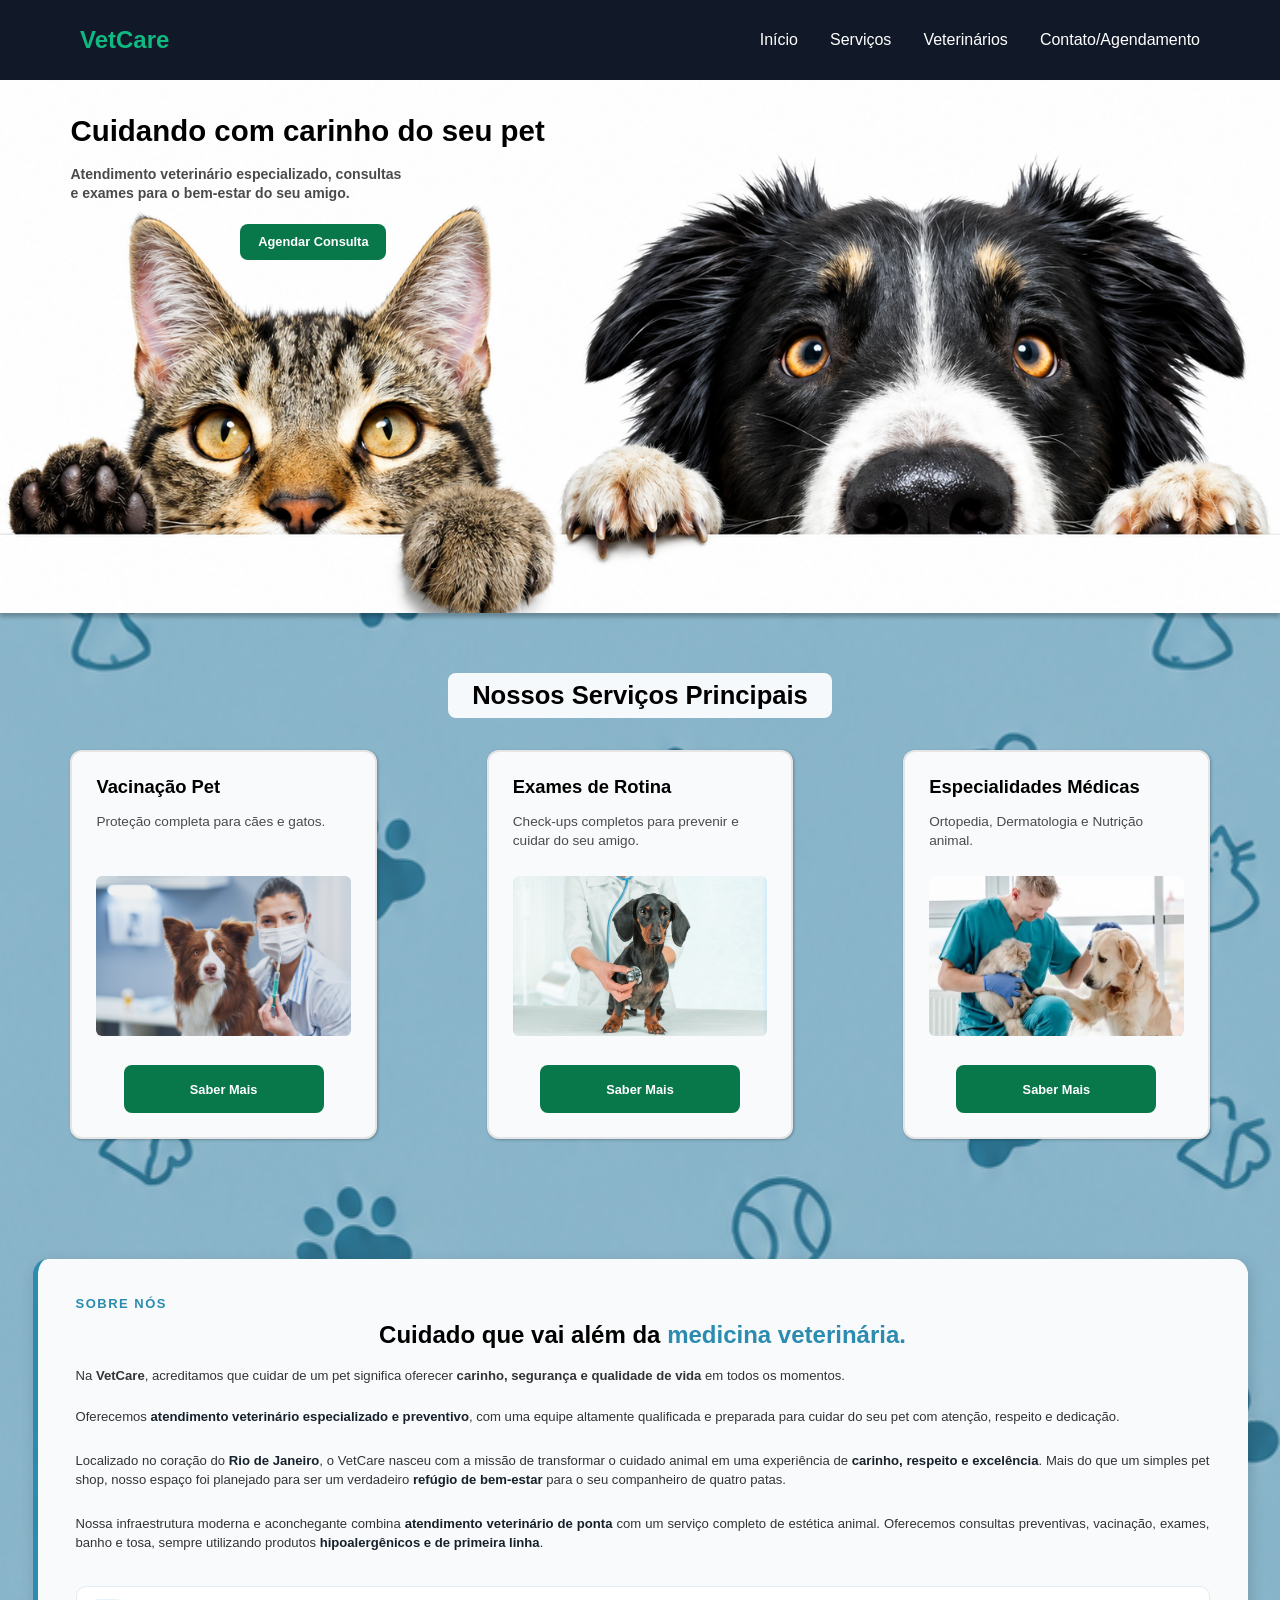
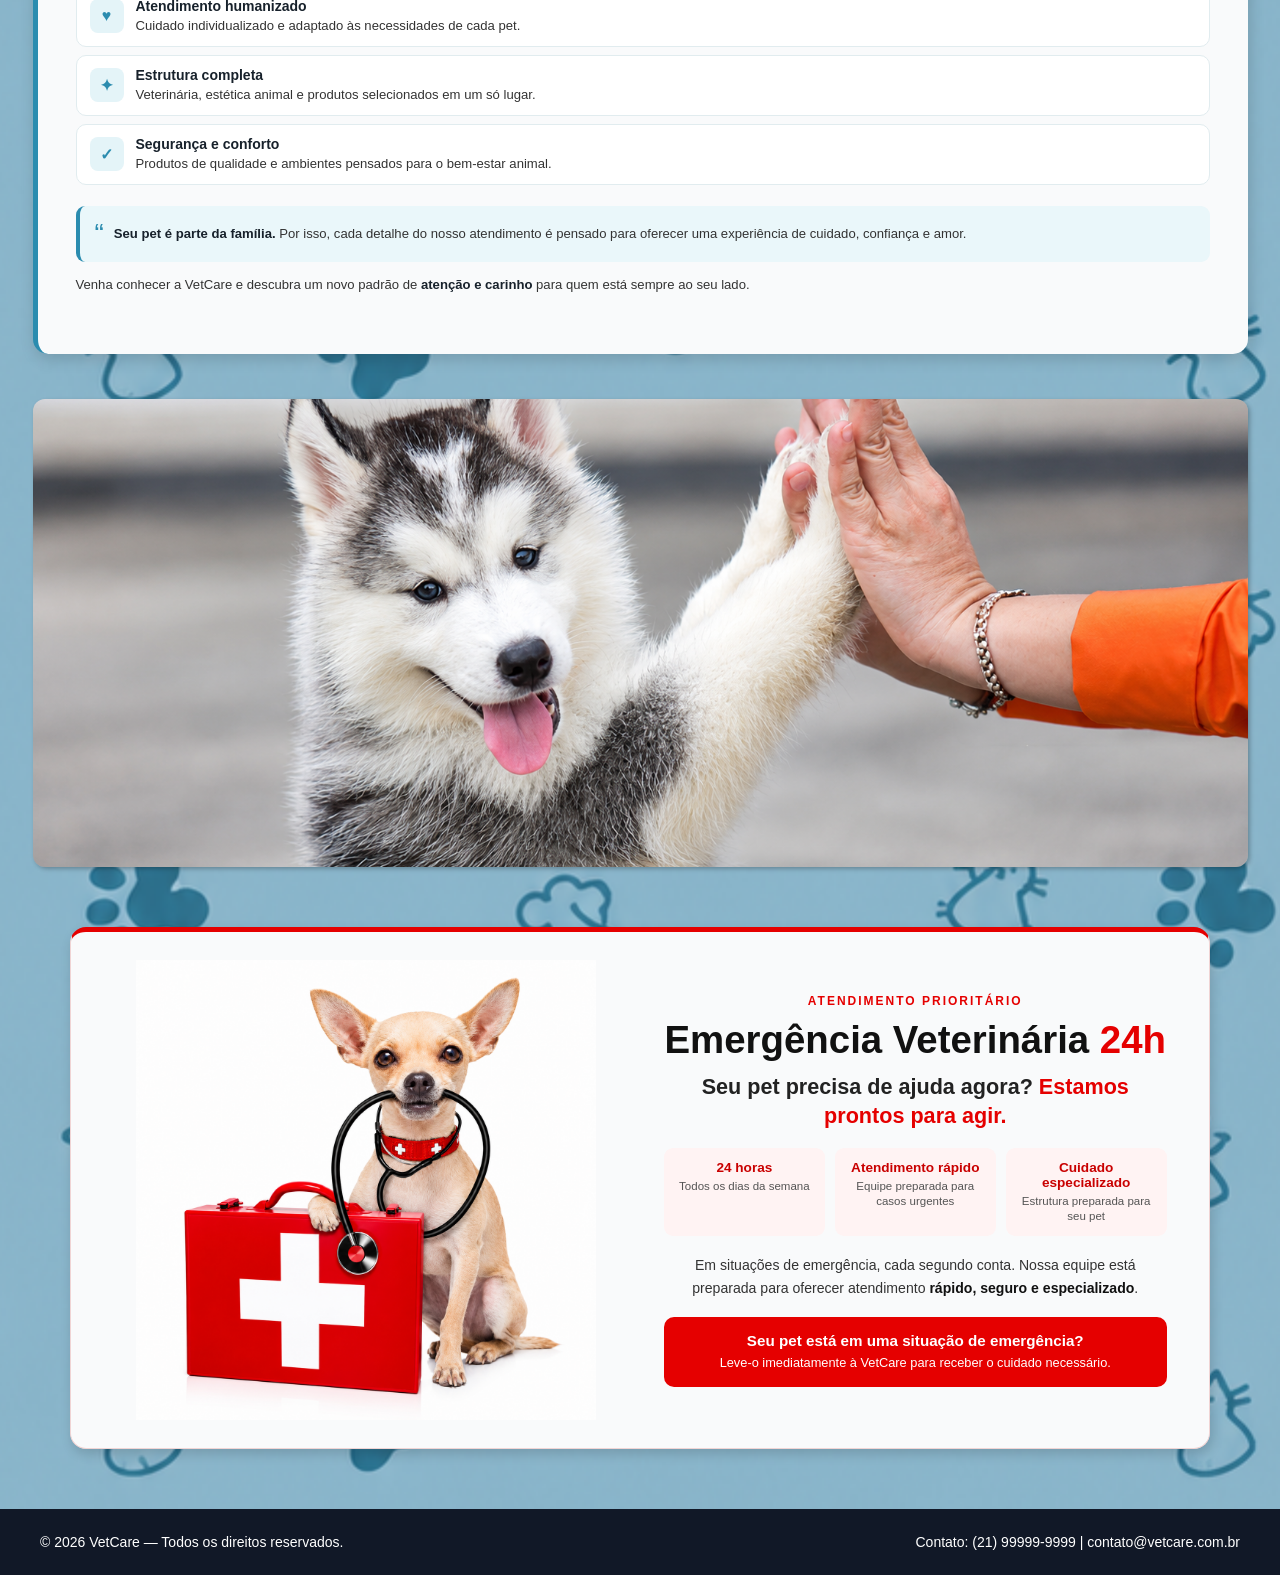
<file: index.html>
<!DOCTYPE html>
<html lang="pt-br">
<head>
    <meta charset="UTF-8">
    <meta name="viewport" content="width=device-width, initial-scale=1.0">
    <title>Clínica veterinária - VetCare</title>
    <link rel="shortcut icon" href="favicon/favicon.png" type="image/x-icon">
    <link rel="stylesheet" href="style/style.css">
    <link rel="stylesheet" href="style/index.css">
</head>
<body>
    <header class="header">
        <a href="#" class="logo">VetCare</a>

      <!-- Controle do Menu Hambúrguer -->
        <input type="checkbox" id="menu-toggle" class="menu-toggle" />
        <label for="menu-toggle" class="hamburger">
          <span></span>
          <span></span>
          <span></span>
        </label>

        <nav class="nav">
            <ul>
                <li><a href="index.html">Início</a></li>
                <li><a href="pages/servicos.html">Serviços</a></li>
                <li><a href="pages/veterinarios.html">Veterinários</a></li>
                <li><a href="pages/contatoAgendamento.html">Contato/Agendamento</a></li>
            </ul>
        </nav>
    </header>

    <section class="banner">
        <figure class="banner-image">
            <img src="imagens/banner.png" alt="Gato e cachorro apoiados em um balcão branco">
        </figure>

        <article class="banner-content">
            <h1>Cuidando com carinho do seu pet</h1>
            <p>Atendimento veterinário especializado, consultas <br> e exames para o bem-estar do seu amigo.</p>
            <a href="pages/contatoAgendamento.html" class="btn-primary">Agendar Consulta</a>
        </article>
    </section>

    <section class="services-section">
        <h2 class="services-title">Nossos Serviços Principais</h2>
  
  <ul class="services-list">
    <li class="service-card">
      <h3 class="service-card-title">Vacinação Pet</h3>
      <p class="service-card-desc">Proteção completa para cães e gatos.</p>
      <figure class="service-card-image">
        <img src="imagens/VacinacaoPet.jpg" alt="Vacinação Pet">
      </figure>
      <a href="pages/servicos.html" class="btn-card">Saber Mais</a>
    </li>

    <li class="service-card">
      <h3 class="service-card-title">Exames de Rotina</h3>
      <p class="service-card-desc">Check-ups completos para prevenir e cuidar do seu amigo.</p>
      <figure class="service-card-image">
        <img src="imagens/07.png" alt="Exames de Rotina">
      </figure>
      <a href="pages/servicos.html" class="btn-card">Saber Mais</a>
    </li>

    <li class="service-card">
      <h3 class="service-card-title">Especialidades Médicas</h3>
      <p class="service-card-desc">Ortopedia, Dermatologia e Nutrição animal.</p>
      <figure class="service-card-image">
        <img src="imagens/especialidade.avif" alt="Especialidades Médicas">
      </figure>
      <a href="pages/servicos.html" class="btn-card">Saber Mais</a>
    </li>       
  </ul>
</section>

<section class="about-section">

  <article class="about-card">

    <header class="about-header">
      <span class="about-label">SOBRE NÓS</span>

      <h2>
        Cuidado que vai além da
        <span>medicina veterinária.</span>
      </h2>

      <p class="about-intro">
        Na <strong>VetCare</strong>, acreditamos que cuidar de um pet
        significa oferecer <strong>carinho, segurança e qualidade de vida</strong>
        em todos os momentos.
      </p>
    </header>


    <section class="about-content">

      <p>
        Oferecemos
        <strong>atendimento veterinário especializado e preventivo</strong>,
        com uma equipe altamente qualificada e preparada para cuidar do seu pet
        com atenção, respeito e dedicação.
      </p>

      <p>
        Localizado no coração do <strong>Rio de Janeiro</strong>, o VetCare nasceu
        com a missão de transformar o cuidado animal em uma experiência de
        <strong>carinho, respeito e excelência</strong>. Mais do que um simples
        pet shop, nosso espaço foi planejado para ser um verdadeiro
        <strong>refúgio de bem-estar</strong> para o seu companheiro de quatro patas.
      </p>

      <p>
        Nossa infraestrutura moderna e aconchegante combina
        <strong>atendimento veterinário de ponta</strong> com um serviço completo
        de estética animal. Oferecemos consultas preventivas, vacinação,
        exames, banho e tosa, sempre utilizando produtos
        <strong>hipoalergênicos e de primeira linha</strong>.
      </p>


      <section class="about-features" aria-label="Diferenciais da VetCare">

        <article class="about-feature">

          <span class="feature-icon" aria-hidden="true">♥</span>

          <section>
            <h3>Atendimento humanizado</h3>

            <p>
              Cuidado individualizado e adaptado às necessidades de cada pet.
            </p>
          </section>

        </article>


        <article class="about-feature">

          <span class="feature-icon" aria-hidden="true">✦</span>

          <section>
            <h3>Estrutura completa</h3>

            <p>
              Veterinária, estética animal e produtos selecionados em um só lugar.
            </p>
          </section>

        </article>


        <article class="about-feature">

          <span class="feature-icon" aria-hidden="true">✓</span>

          <section>
            <h3>Segurança e conforto</h3>

            <p>
              Produtos de qualidade e ambientes pensados para o bem-estar animal.
            </p>
          </section>

        </article>

      </section>


      <aside class="about-highlight">

        <span class="highlight-icon" aria-hidden="true">“</span>

        <p>
          <strong>Seu pet é parte da família.</strong>
          Por isso, cada detalhe do nosso atendimento é pensado para oferecer
          uma experiência de cuidado, confiança e amor.
        </p>

      </aside>


      <footer class="about-final">

        <p>
          Venha conhecer a VetCare e descubra um novo padrão de
          <strong>atenção e carinho</strong> para quem está sempre ao seu lado.
        </p>

      </footer>

    </section>

  </article>


  <figure class="about-image">

    <img
      src="imagens/husky.png"
      alt="Filhote de Husky recebendo carinho durante atendimento veterinário"
    >
  </figure>

</section>

<section class="emergency-section">

  <article class="emergency-card">

    <figure class="emergency-image">
      <img src="imagens/atendimento.png" alt="Cãozinho representando atendimento veterinário de emergência">
    </figure>

    <section class="emergency-content">

      <header class="emergency-header">
        <span class="emergency-label">ATENDIMENTO PRIORITÁRIO</span>

        <h2 class="emergency-title">
          Emergência Veterinária <span>24h</span>
        </h2>

        <h3 class="emergency-subtitle">
          Seu pet precisa de ajuda agora?
          <strong>Estamos prontos para agir.</strong>
        </h3>
      </header>

      <ul class="emergency-info">
        <li>
          <strong>24 horas</strong>
          <span>Todos os dias da semana</span>
        </li>

        <li>
          <strong>Atendimento rápido</strong>
          <span>Equipe preparada para casos urgentes</span>
        </li>

        <li>
          <strong>Cuidado especializado</strong>
          <span>Estrutura preparada para seu pet</span>
        </li>
      </ul>

      <p class="emergency-desc">
        Em situações de emergência, cada segundo conta. Nossa equipe está
        preparada para oferecer atendimento <strong>rápido, seguro e especializado</strong>.
      </p>

      <aside class="emergency-alert">
        <strong>Seu pet está em uma situação de emergência?</strong>
        <span>Leve-o imediatamente à VetCare para receber o cuidado necessário.</span>
      </aside>

    </section>

  </article>

</section>

    

    <footer class="footer">
        <p class="footer-copy">© 2026 VetCare — Todos os direitos reservados.</p>
        <address class="footer-contact">
            Contato: <a href="tel:21999999999">(21) 99999-9999</a> | 
            <a href="mailto:contato@vetcare.com.br">contato@vetcare.com.br</a>
        </address>
    </footer>
</body>
</html>
</file>
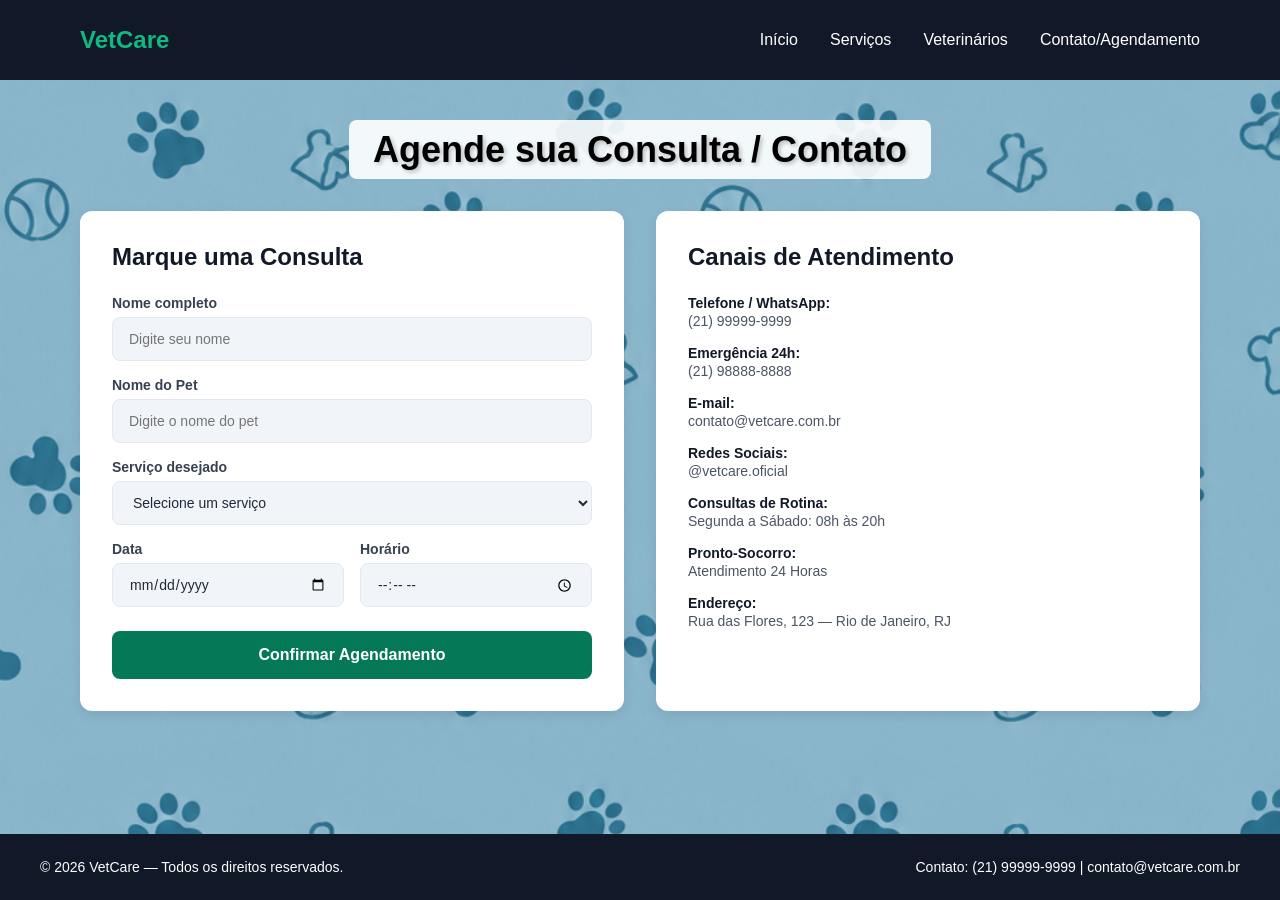
<file: pages/contatoAgendamento.html>
<!DOCTYPE html>
<html lang="pt-br">
<head>
    <meta charset="UTF-8">
    <meta name="viewport" content="width=device-width, initial-scale=1.0">
    <title>Clínica veterinária - VetCare</title>
    <link rel="shortcut icon" href="../favicon/favicon.png" type="image/x-icon">
    <link rel="stylesheet" href="../style/style.css">
    <link rel="stylesheet" href="../style/contatoAgendamento.css">
</head>
<body>
    <header class="header">
        <a href="#" class="logo">VetCare</a>

              <!-- Controle do Menu Hambúrguer -->
        <input type="checkbox" id="menu-toggle" class="menu-toggle" />
        <label for="menu-toggle" class="hamburger">
          <span></span>
          <span></span>
          <span></span>
        </label>

        <nav class="nav">
            <ul>
                <li><a href="../index.html">Início</a></li>
                <li><a href="servicos.html">Serviços</a></li>
                <li><a href="veterinarios.html">Veterinários</a></li>
                <li><a href="contatoAgendamento.html">Contato/Agendamento</a></li>
            </ul>
        </nav>
    </header>
    
    <main class="main-container">
        <h1 class="page-title">Agende sua Consulta / Contato</h1>

        <section class="content-wrapper">
            <!-- Card Esquerdo: Formulário de Agendamento -->
            <form class="card card-form" action="#" method="POST">
                <h2 class="card-title">Marque uma Consulta</h2>

                <label class="form-group">
                    <span class="label-text">Nome completo</span>
                    <input type="text" name="nome" placeholder="Digite seu nome" required>
                </label>

                <label class="form-group">
                    <span class="label-text">Nome do Pet</span>
                    <input type="text" name="pet" placeholder="Digite o nome do pet" required>
                </label>

                <label class="form-group">
                    <span class="label-text">Serviço desejado</span>
                    <select name="servico" required>
                        <option value="" disabled selected>Selecione um serviço</option>
                        <option value="consulta">Consulta de Rotina</option>
                        <option value="vacina">Vacinação</option>
                        <option value="exames">Exames Laboratoriais</option>
                        <option value="cirurgia">Centro Cirúrgico</option>
                    </select>
                </label>

                <fieldset class="form-row">
                    <label class="form-group">
                        <span class="label-text">Data</span>
                        <input type="date" name="data" required>
                    </label>

                    <label class="form-group">
                        <span class="label-text">Horário</span>
                        <input type="time" name="horario" required>
                    </label>
                </fieldset>

                <button type="submit" class="btn-submit">Confirmar Agendamento</button>
            </form>

            <!-- Card Direito: Canais de Atendimento -->
            <article class="card card-info">
                <h2 class="card-title">Canais de Atendimento</h2>

                <section class="info-group">
                    <h3>Telefone / WhatsApp:</h3>
                    <p><a href="#">(21) 99999-9999</a></p>
                </section>

                <section class="info-group">
                    <h3>Emergência 24h:</h3>
                    <p><a href="#">(21) 98888-8888</a></p>
                </section>

                <section class="info-group">
                    <h3>E-mail:</h3>
                    <p><a href="#">contato@vetcare.com.br</a></p>
                </section>

                <section class="info-group">
                    <h3>Redes Sociais:</h3>
                    <p><a href="#">@vetcare.oficial</a></p>
                </section>

                <section class="info-group">
                    <h3>Consultas de Rotina:</h3>
                    <p>Segunda a Sábado: 08h às 20h</p>
                </section>

                <section class="info-group">
                    <h3>Pronto-Socorro:</h3>
                    <p>Atendimento 24 Horas</p>
                </section>

                <address class="info-group">
                    <h3>Endereço:</h3>
                    <p>Rua das Flores, 123 — Rio de Janeiro, RJ</p>
                </address>
            </article>
        </section>
    </main>

    <footer class="footer">
        <p class="footer-copy">© 2026 VetCare — Todos os direitos reservados.</p>
        <address class="footer-contact">
            Contato: <a href="tel:21999999999">(21) 99999-9999</a> | 
            <a href="mailto:contato@vetcare.com.br">contato@vetcare.com.br</a>
        </address>
    </footer>
</body>
</html>
</file>
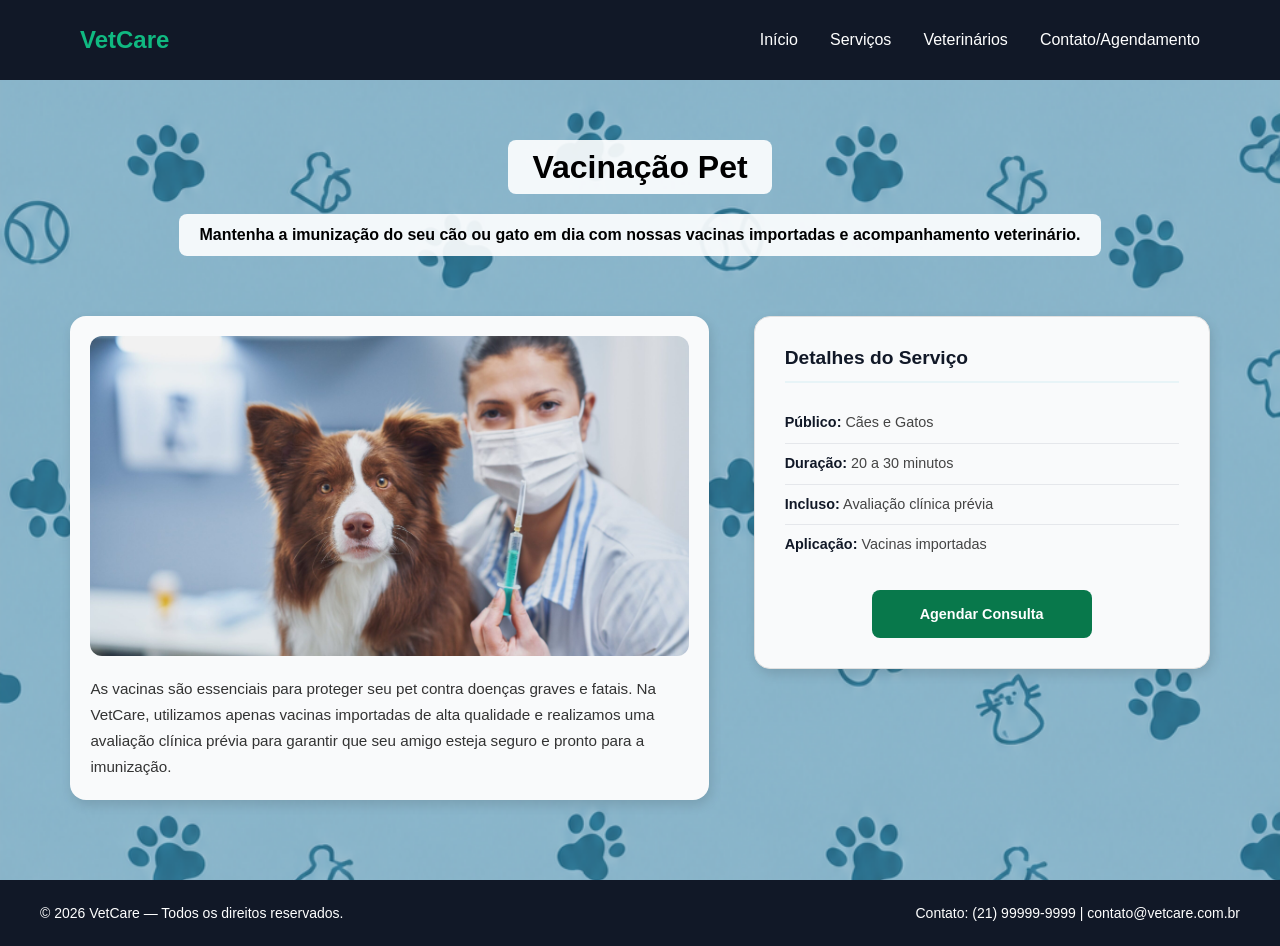
<file: pages/detalhesDeServico.html>
<!DOCTYPE html>
<html lang="pt-br">
<head>
    <meta charset="UTF-8">
    <meta name="viewport" content="width=device-width, initial-scale=1.0">
    <title>Clínica veterinária - VetCare</title>
    <link rel="shortcut icon" href="../favicon/favicon.png" type="image/x-icon">
    <link rel="stylesheet" href="../style/style.css">
    <link rel="stylesheet" href="../style/detalhesDeServico.css">
    <link href="https://fonts.googleapis.com/css2?family=Inter:wght@400;500;600;700&display=swap" rel="stylesheet">
</head>
<body>
    <header class="header">
        <a href="#" class="logo">VetCare</a>

              <!-- Controle do Menu Hambúrguer -->
        <input type="checkbox" id="menu-toggle" class="menu-toggle" />
        <label for="menu-toggle" class="hamburger">
          <span></span>
          <span></span>
          <span></span>
        </label>

        <nav class="nav">
            <ul>
                <li><a href="../index.html">Início</a></li>
                <li><a href="servicos.html">Serviços</a></li>
                <li><a href="veterinarios.html">Veterinários</a></li>
                <li><a href="contatoAgendamento.html">Contato/Agendamento</a></li>
            </ul>
        </nav>
    </header>

    <main class="main-content">
        <section class="servico-intro">
            <h1>Vacinação Pet</h1>
            <p>Mantenha a imunização do seu cão ou gato em dia com nossas vacinas importadas e acompanhamento veterinário.</p>
        </section>

        <!-- Bloco principal da imagem e descrição -->
        <article class="servico-main detalhe">
            <figure class="servico-imagem">
                <img src="../imagens/VacinacaoPet.jpg" alt="Veterinária preparando vacina para cão">
            </figure>
            <p class="servico-descricao">
                As vacinas são essenciais para proteger seu pet contra doenças graves e fatais. Na VetCare, utilizamos apenas vacinas importadas de alta qualidade e realizamos uma avaliação clínica prévia para garantir que seu amigo esteja seguro e pronto para a imunização.
            </p>
        </article>

        <!-- Card Lateral de Detalhes -->
        <aside class="card-detalhes detalhe">
            <h2>Detalhes do Serviço</h2>
            <ul>
                <li><strong>Público:</strong> Cães e Gatos</li>
                <li><strong>Duração:</strong> 20 a 30 minutos</li>
                <li><strong>Incluso:</strong> Avaliação clínica prévia</li>
                <li><strong>Aplicação:</strong> Vacinas importadas</li>
            </ul>
            <a href="contatoAgendamento.html" class="btn-agendar">Agendar Consulta</a>
        </aside>
    </main>
    

    <footer class="footer">
        <p class="footer-copy">© 2026 VetCare — Todos os direitos reservados.</p>
        <address class="footer-contact">
            Contato: <a href="tel:21999999999">(21) 99999-9999</a> | 
            <a href="mailto:contato@vetcare.com.br">contato@vetcare.com.br</a>
        </address>
    </footer>
</body>
</html>
</file>
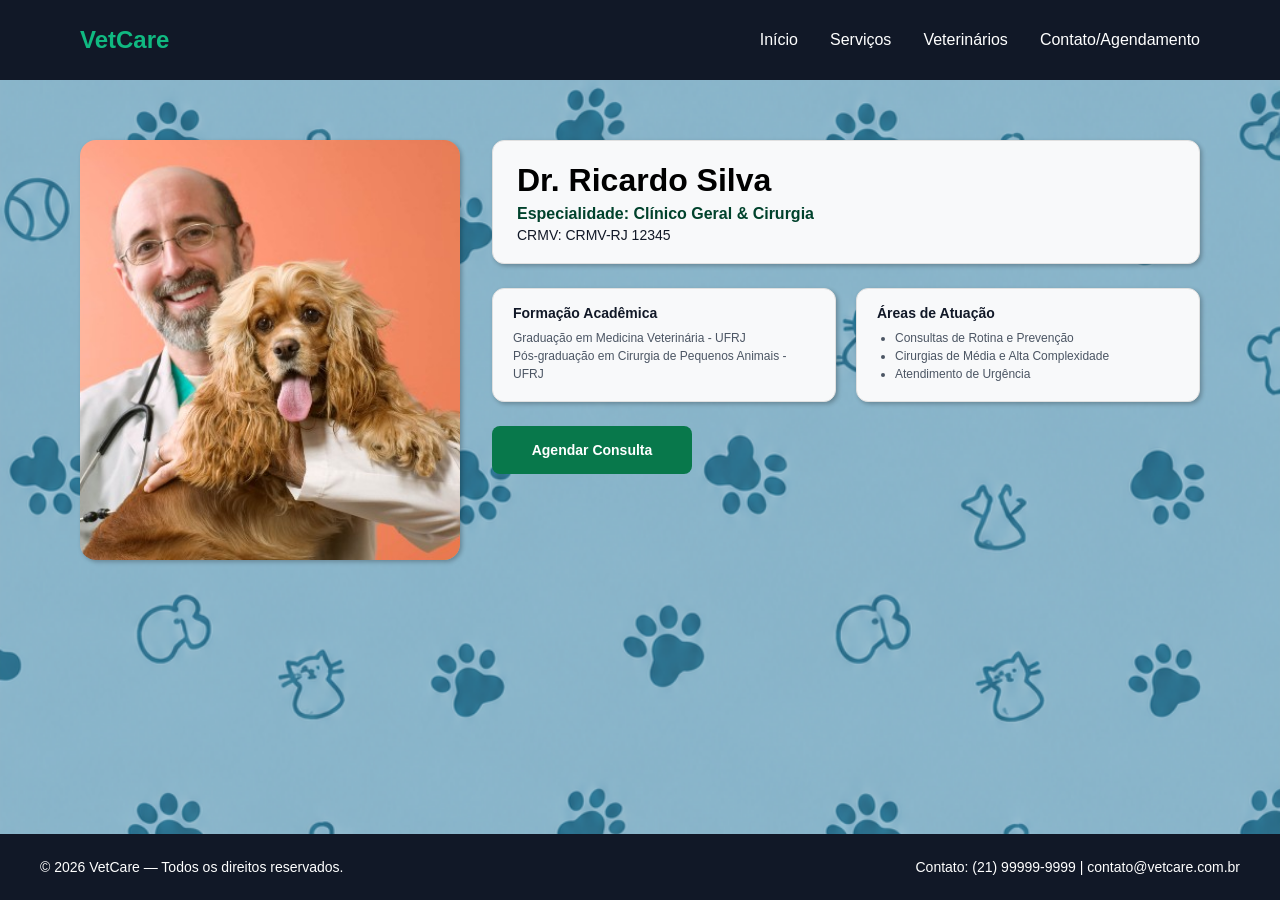
<file: pages/perfilDoVeterinario.html>
<!DOCTYPE html>
<html lang="pt-br">
<head>
    <meta charset="UTF-8">
    <meta name="viewport" content="width=device-width, initial-scale=1.0">
    <title>Clínica veterinária - VetCare</title>
    <link rel="shortcut icon" href="../favicon/favicon.png" type="image/x-icon">
    <link rel="stylesheet" href="../style/style.css">
    <link rel="stylesheet" href="../style/perfilDoVeterinario.css">
</head>
<body>
    <header class="header">
        <a href="#" class="logo">VetCare</a>

              <!-- Controle do Menu Hambúrguer -->
        <input type="checkbox" id="menu-toggle" class="menu-toggle" />
        <label for="menu-toggle" class="hamburger">
          <span></span>
          <span></span>
          <span></span>
        </label>

        <nav class="nav">
            <ul>
                <li><a href="../index.html">Início</a></li>
                <li><a href="servicos.html">Serviços</a></li>
                <li><a href="veterinarios.html">Veterinários</a></li>
                <li><a href="contatoAgendamento.html">Contato/Agendamento</a></li>
            </ul>
        </nav>
    </header>

    <main class="vet-profile-container">
        <figure class="vet-image-container detalhe">
            <img src="../imagens/03.jpg" alt="Dr. Ricardo Silva sorrindo ao lado de um cachorro" class="vet-image">
        </figure>

        <article class="vet-details">
            <section class="vet-header">
                <h1>Dr. Ricardo Silva</h1>
                <p class="vet-specialty">Especialidade: Clínico Geral & Cirurgia</p>
                <p class="vet-crmv">CRMV: CRMV-RJ 12345</p>
            </section>

            <section class="vet-info-grid">
                <article class="info-card detalhe">
                    <h2>Formação Acadêmica</h2>
                    <p>Graduação em Medicina Veterinária - UFRJ</p>
                    <p>Pós-graduação em Cirurgia de Pequenos Animais - UFRJ</p>
                </article>

                <article class="info-card detalhe">
                    <h2>Áreas de Atuação</h2>
                    <ul>
                        <li>Consultas de Rotina e Prevenção</li>
                        <li>Cirurgias de Média e Alta Complexidade</li>
                        <li>Atendimento de Urgência</li>
                    </ul>
                </article>
            </section>

            <a href="contatoAgendamento.html" class="btn-agendar">Agendar Consulta</a>
        </article>
    </main>


    <footer class="footer">
        <p class="footer-copy">© 2026 VetCare — Todos os direitos reservados.</p>
        <address class="footer-contact">
            Contato: <a href="tel:21999999999">(21) 99999-9999</a> | 
            <a href="mailto:contato@vetcare.com.br">contato@vetcare.com.br</a>
        </address>
    </footer>
</body>
</html>
</file>
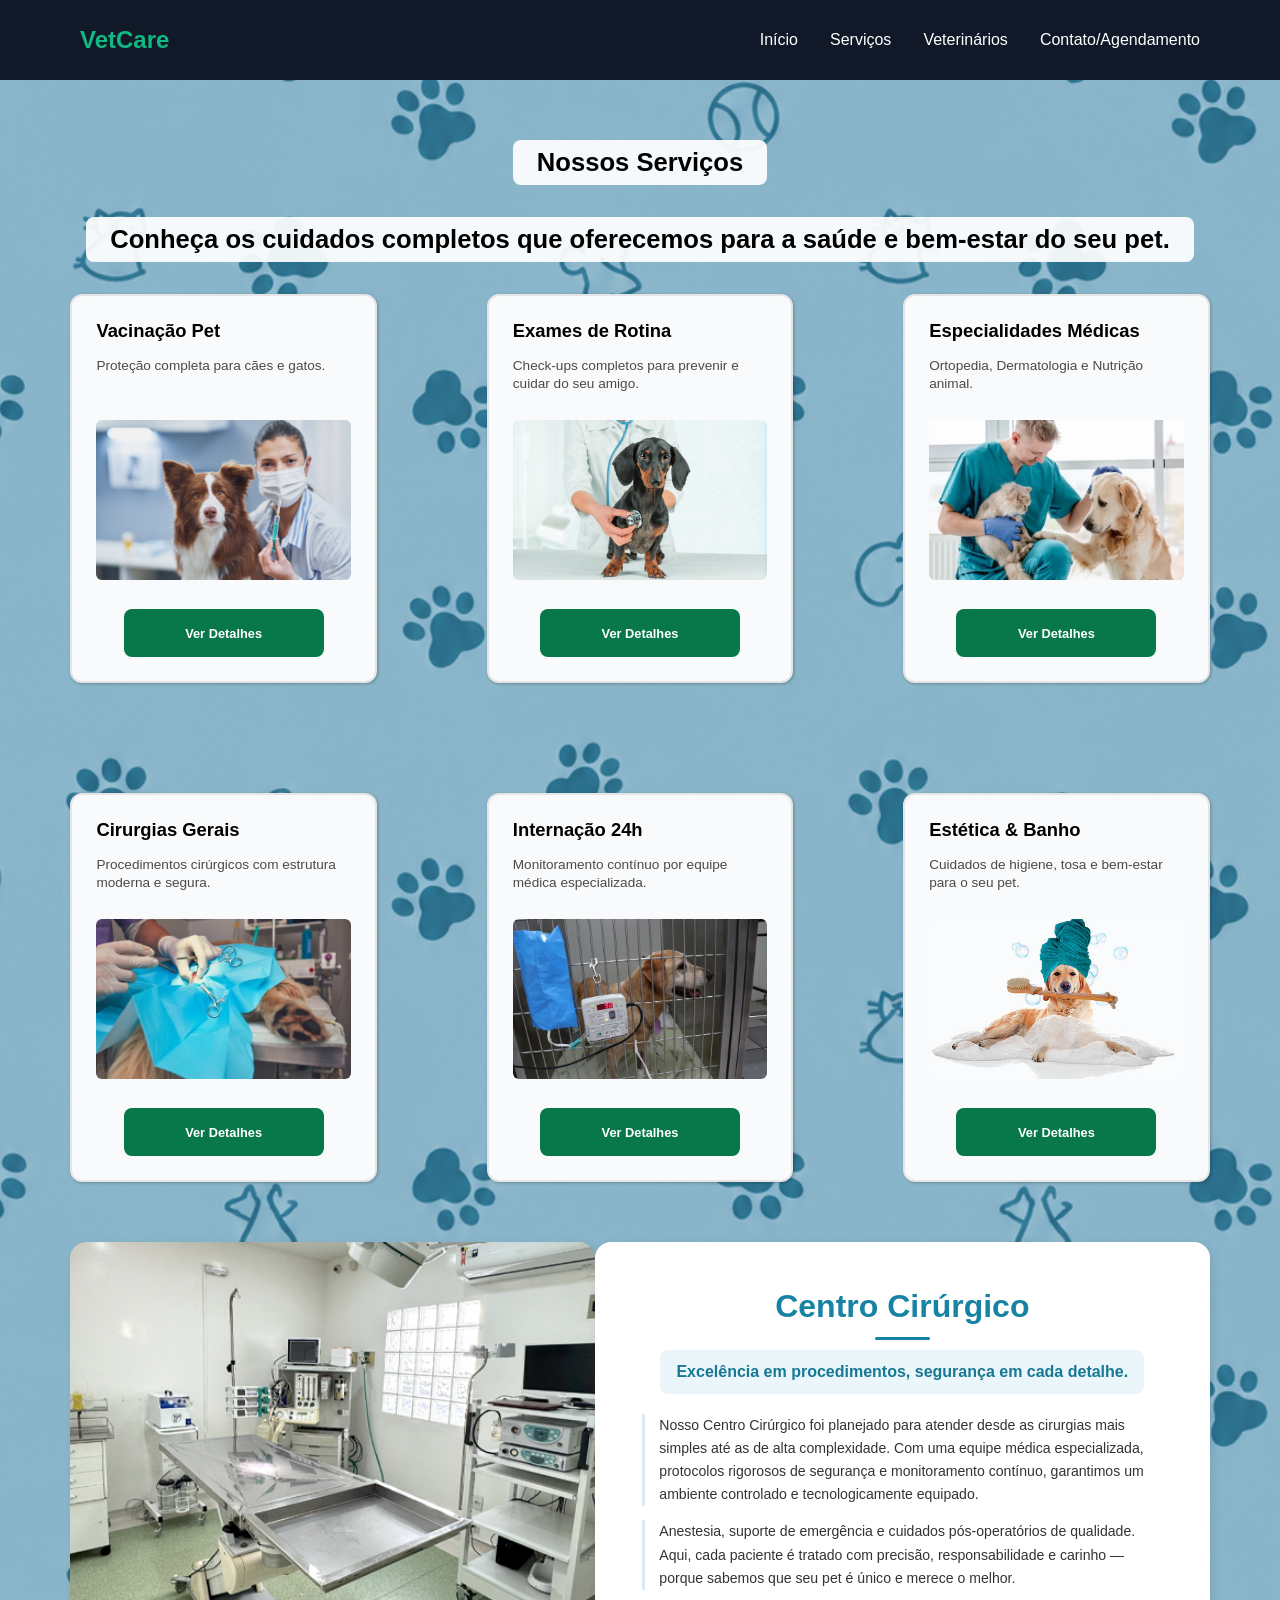
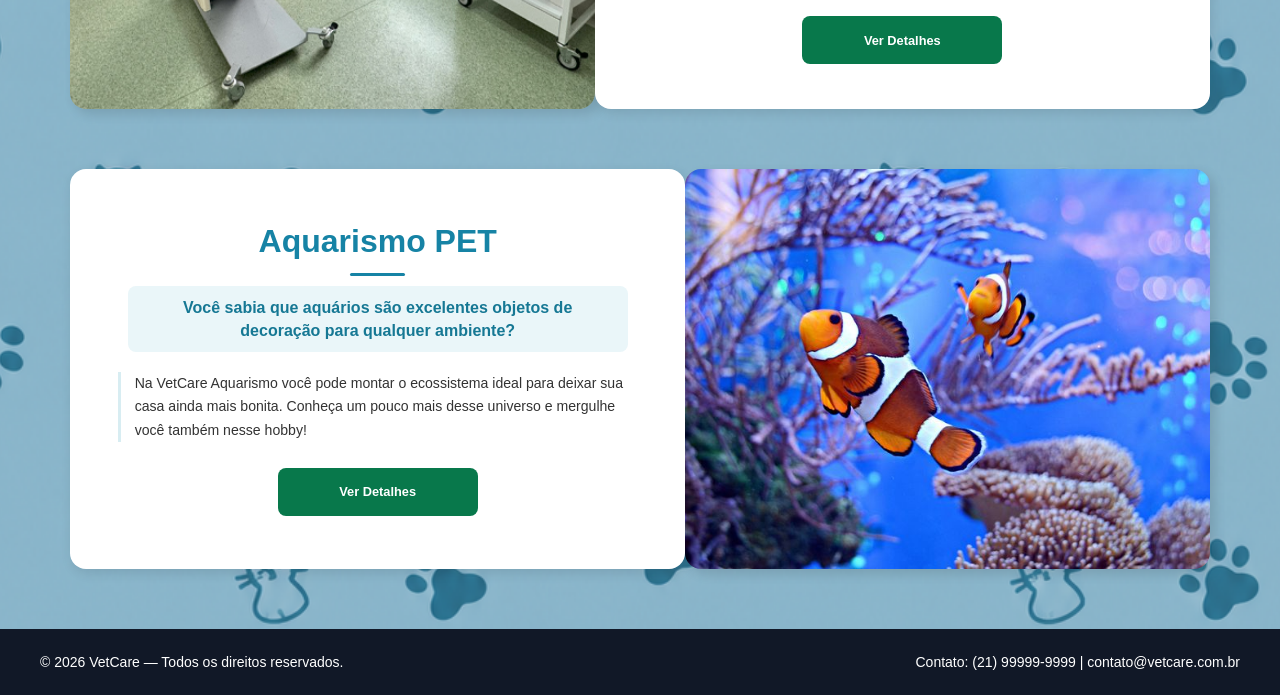
<file: pages/servicos.html>
<!DOCTYPE html>
<html lang="pt-br">
<head>
    <meta charset="UTF-8">
    <meta name="viewport" content="width=device-width, initial-scale=1.0">
    <title>Clínica veterinária - VetCare</title>
    <link rel="shortcut icon" href="../favicon/favicon.png" type="image/x-icon">
    <link rel="stylesheet" href="../style/style.css">
    <link rel="stylesheet" href="../style/servicos.css">
</head>
<body>
    <header class="header">
        <a href="#" class="logo">VetCare</a>

              <!-- Controle do Menu Hambúrguer -->
        <input type="checkbox" id="menu-toggle" class="menu-toggle" />
        <label for="menu-toggle" class="hamburger">
          <span></span>
          <span></span>
          <span></span>
        </label>

        <nav class="nav">
            <ul>
                <li><a href="../index.html">Início</a></li>
                <li><a href="servicos.html">Serviços</a></li>
                <li><a href="veterinarios.html">Veterinários</a></li>
                <li><a href="contatoAgendamento.html">Contato/Agendamento</a></li>
            </ul>
        </nav>
    </header>

    <main class="main-container">
        <section class="services-section">
            <h1 class="services-title">Nossos Serviços</h1>
            <p class="services-subtitle">Conheça os cuidados completos que oferecemos para a saúde e bem-estar do seu pet.</p>

            <ul class="services-list">
                <!-- Card 1 -->
                <li class="service-card">
                    <h3 class="service-card-title">Vacinação Pet</h3>
                    <p class="service-card-desc">Proteção completa para cães e gatos.</p>
                    <figure class="service-card-image">
                        <img src="../imagens/VacinacaoPet.jpg" alt="Vacinação Pet">
                    </figure>
                    <a href="../pages/detalhesDeServico.html" class="btn-card">Ver Detalhes</a>
                </li>

                <!-- Card 2 -->
                <li class="service-card">
                    <h3 class="service-card-title">Exames de Rotina</h3>
                    <p class="service-card-desc">Check-ups completos para prevenir e cuidar do seu amigo.</p>
                    <figure class="service-card-image">
                        <img src="../imagens/07.png" alt="Exames de Rotina">
                    </figure>
                    <a href="../pages/detalhesDeServico.html" class="btn-card">Ver Detalhes</a>
                </li>

                <!-- Card 3 -->
                <li class="service-card">
                    <h3 class="service-card-title">Especialidades Médicas</h3>
                    <p class="service-card-desc">Ortopedia, Dermatologia e Nutrição animal.</p>
                    <figure class="service-card-image">
                        <img src="../imagens/especialidade.avif" alt="Especialidades Médicas">
                    </figure>
                    <a href="../pages/detalhesDeServico.html" class="btn-card">Ver Detalhes</a>
                </li>

                <!-- Card 4 -->
                <li class="service-card">
                    <h3 class="service-card-title">Cirurgias Gerais</h3>
                    <p class="service-card-desc">Procedimentos cirúrgicos com estrutura moderna e segura.</p>
                    <figure class="service-card-image">
                        <img src="../imagens/CirurgiasGerais.jpg" alt="Cirurgias Gerais">
                    </figure>
                    <a href="../pages/detalhesDeServico.html" class="btn-card">Ver Detalhes</a>
                </li>

                <!-- Card 5 -->
                <li class="service-card">
                    <h3 class="service-card-title">Internação 24h</h3>
                    <p class="service-card-desc">Monitoramento contínuo por equipe médica especializada.</p>
                    <figure class="service-card-image">
                        <img src="../imagens/internacao.webp" alt="Internação 24h">
                    </figure>
                    <a href="../pages/detalhesDeServico.html" class="btn-card">Ver Detalhes</a>
                </li>

                <!-- Card 6 -->
                <li class="service-card">
                    <h3 class="service-card-title">Estética & Banho</h3>
                    <p class="service-card-desc">Cuidados de higiene, tosa e bem-estar para o seu pet.</p>
                    <figure class="service-card-image">
                        <img src="../imagens/EsteticaBanho.jpg" alt="Estética & Banho">
                    </figure>
                    <a href="../pages/detalhesDeServico.html" class="btn-card">Ver Detalhes</a>
                </li>
            </ul>
        </section>

        <!-- SEÇÃO DESTAQUE 1: Centro Cirúrgico -->
        <section class="destaque-section">
            <figure class="destaque-image">
                <img src="../imagens/CentroCirurgico.jpg" alt="Centro Cirurgico VetCare">
            </figure>
            <article class="destaque-content card2">
                <h2>Centro Cirúrgico</h2>
                <p class="destaque-subtitulo">Excelência em procedimentos, segurança em cada detalhe.</p>
                <p>Nosso Centro Cirúrgico foi planejado para atender desde as cirurgias mais simples até as de alta complexidade. Com uma equipe médica especializada, protocolos rigorosos de segurança e monitoramento contínuo, garantimos um ambiente controlado e tecnologicamente equipado.</p>
                <p>Anestesia, suporte de emergência e cuidados pós-operatórios de qualidade. Aqui, cada paciente é tratado com precisão, responsabilidade e carinho — porque sabemos que seu pet é único e merece o melhor.</p>
                <a href="../pages/detalhesDeServico.html" class="btn-card">Ver Detalhes</a>
            </article>
        </section>

        <!-- SEÇÃO DESTAQUE 2: Aquarismo PET -->
        <section class="destaque-section inverte">
            <article class="destaque-content card2">
                <h2>Aquarismo PET</h2>
                <p class="destaque-subtitulo">Você sabia que aquários são excelentes objetos de decoração para qualquer ambiente?</p>
                <p>Na VetCare Aquarismo você pode montar o ecossistema ideal para deixar sua casa ainda mais bonita. Conheça um pouco mais desse universo e mergulhe você também nesse hobby!</p>
                <a href="../pages/detalhesDeServico.html" class="btn-card">Ver Detalhes</a>
            </article>
            <figure class="destaque-image">
                <img src="../imagens/aquarismo.jpg" alt="Aquarismo PET">
            </figure>
        </section>
    </main>

    <footer class="footer">
        <p class="footer-copy">© 2026 VetCare — Todos os direitos reservados.</p>
        <address class="footer-contact">
            Contato: <a href="tel:21999999999">(21) 99999-9999</a> | 
            <a href="mailto:contato@vetcare.com.br">contato@vetcare.com.br</a>
        </address>
    </footer>
</body>
</html>
</file>
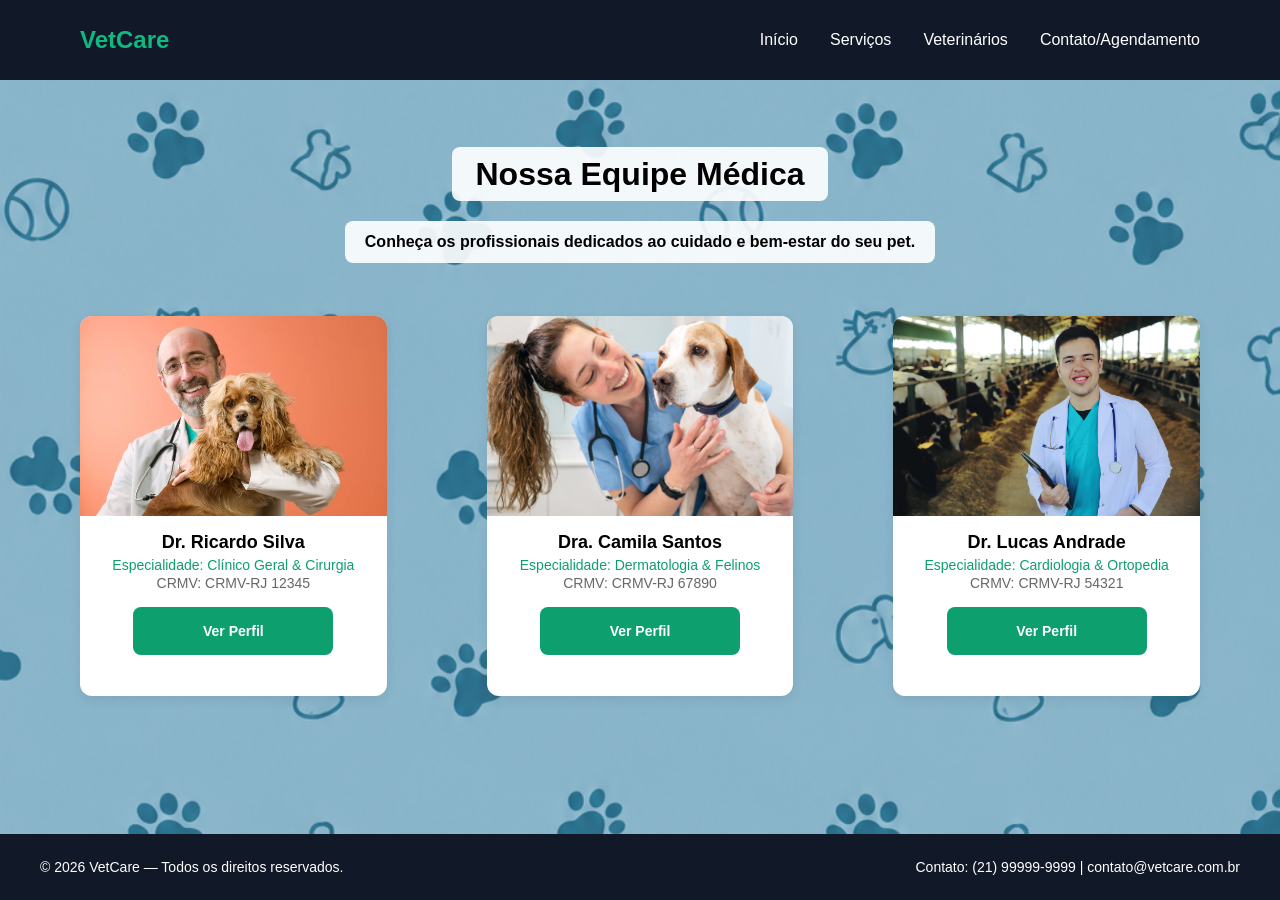
<file: pages/veterinarios.html>
<!DOCTYPE html>
<html lang="pt-br">
<head>
    <meta charset="UTF-8">
    <meta name="viewport" content="width=device-width, initial-scale=1.0">
    <title>Clínica veterinária - VetCare</title>
    <link rel="shortcut icon" href="../favicon/favicon.png" type="image/x-icon">
    <link rel="stylesheet" href="../style/style.css">
    <link rel="stylesheet" href="../style/veterinarios.css">
</head>
<body>
    <header class="header">
        <a href="#" class="logo">VetCare</a>

              <!-- Controle do Menu Hambúrguer -->
        <input type="checkbox" id="menu-toggle" class="menu-toggle" />
        <label for="menu-toggle" class="hamburger">
          <span></span>
          <span></span>
          <span></span>
        </label>

        <nav class="nav">
            <ul>
                <li><a href="../index.html">Início</a></li>
                <li><a href="servicos.html">Serviços</a></li>
                <li><a href="veterinarios.html">Veterinários</a></li>
                <li><a href="contatoAgendamento.html">Contato/Agendamento</a></li>
            </ul>
        </nav>
    </header>

    <main class="vets-container">
        <section class="vets-intro">
            <h1 class="vets-title">Nossa Equipe Médica</h1>
            <p class="vets-subtitle">Conheça os profissionais dedicados ao cuidado e bem-estar do seu pet.</p>
        </section>

        <!-- Seção dos cards da equipe -->
        <section class="vets-grid">
            <article class="vet-card">
                <figure class="vet-figure">
                    <img src="../imagens/03.jpg" alt="Dr. Ricardo Silva segurando um cachorro" class="vet-img">
                </figure>
                <h2 class="vet-name">Dr. Ricardo Silva</h2>
                <p class="vet-specialty">Especialidade: Clínico Geral & Cirurgia</p>
                <p class="vet-crmv">CRMV: CRMV-RJ 12345</p>
                <a href="perfilDoVeterinario.html" class="btn-profile">Ver Perfil</a>
            </article>

            <article class="vet-card">
                <figure class="vet-figure">
                    <img src="../imagens/04.jpg" alt="Dra. Camila Santos com um cachorro" class="vet-img">
                </figure>
                <h2 class="vet-name">Dra. Camila Santos</h2>
                <p class="vet-specialty">Especialidade: Dermatologia & Felinos</p>
                <p class="vet-crmv">CRMV: CRMV-RJ 67890</p>
                <a href="perfilDoVeterinario.html" class="btn-profile">Ver Perfil</a>
            </article>

            <article class="vet-card">
                <figure class="vet-figure">
                    <img src="../imagens/05.jpg" alt="Dr. Lucas Andrade" class="vet-img">
                </figure>
                <h2 class="vet-name">Dr. Lucas Andrade</h2>
                <p class="vet-specialty">Especialidade: Cardiologia & Ortopedia</p>
                <p class="vet-crmv">CRMV: CRMV-RJ 54321</p>
                <a href="perfilDoVeterinario.html" class="btn-profile">Ver Perfil</a>
            </article>
        </section>
    </main>


    <footer class="footer">
        <p class="footer-copy">© 2026 VetCare — Todos os direitos reservados.</p>
        <address class="footer-contact">
            Contato: <a href="tel:21999999999">(21) 99999-9999</a> | 
            <a href="mailto:contato@vetcare.com.br">contato@vetcare.com.br</a>
        </address>
    </footer>
</body>
</html>
</file>
<file: style/style.css>
* {
  margin: 0;
  padding: 0;
  box-sizing: border-box;
  font-family: sans-serif;
}

/*------------------------- HEADER -----------------------------*/

/* Header principal */
.header {
  background-color: #111827;
  width: 100%;
  max-width: 1440px;
  height: 80px;
  margin: 0 auto;
  padding: 0 80px;
  display: flex;
  justify-content: space-between;
  align-items: center;
  position: relative;
}

/* Estilo do Logo VetCare */
.logo {
  color: #10b981;
  font-size: 24px;
  font-weight: bold;
  text-decoration: none;
}

/* Navegação Desktop */
.nav {
  display: flex;
  align-items: center;
}

.nav ul {
  display: flex;
  list-style: none;
  gap: 32px;
  align-items: center;
}

.nav a {
  color: #ffffff;
  text-decoration: none;
  font-size: 16px;
  font-weight: 500;
  white-space: nowrap;
  transition: color 0.2s ease, text-decoration 0.2s ease;
}

/* Hover e estado ativo */
.nav a:hover,
.nav a.active {
  color: #10b981;
  text-decoration: underline;
  text-underline-offset: 6px;
}

/* Oculta os elementos do hambúrguer no Desktop */
.menu-toggle,
.hamburger {
  display: none;
}

/*------------------- RESPONSIVIDADE (MOBILE) -------------------*/
@media (max-width: 900px) {
  .header {
    height: 70px;
    padding: 0 24px;
  }

  /* Exibe o botão do menu hambúrguer */
  .hamburger {
    display: flex;
    flex-direction: column;
    justify-content: space-between;
    width: 28px;
    height: 20px;
    cursor: pointer;
    z-index: 1001;
  }

  .hamburger span {
    display: block;
    height: 3px;
    width: 100%;
    background-color: #ffffff;
    border-radius: 2px;
    transition: all 0.3s ease;
  }

  /* Menu Escondido por padrão no Mobile */
  .nav {
    display: none;
    position: absolute;
    top: 70px;
    left: 0;
    width: 100%;
    background-color: #111827;
    padding: 24px 0;
    box-shadow: 0 10px 15px -3px rgba(0, 0, 0, 0.5);
    z-index: 1000;
  }

  .nav ul {
    flex-direction: column;
    gap: 20px;
    width: 100%;
    align-items: center;
  }

  .nav a {
    font-size: 16px;
  }

  /* Exibe o menu ao clicar no ícone */
  .menu-toggle:checked ~ .nav {
    display: flex;
  }

  /* Animação do Ícone para "X" quando o menu estiver aberto */
  .menu-toggle:checked + .hamburger span:nth-child(1) {
    transform: translateY(8.5px) rotate(45deg);
  }

  .menu-toggle:checked + .hamburger span:nth-child(2) {
    opacity: 0;
  }

  .menu-toggle:checked + .hamburger span:nth-child(3) {
    transform: translateY(-8.5px) rotate(-45deg);
  }
}

/* ------------------------ Daqui pra baixo é o FOOTER ----------------------------- */

/* Configura o body para ocupar a altura total e empurrar o último item (footer)  e também a imagem de fundo*/
body {
  min-height: 100vh;
  display: flex;
  flex-direction: column;
  /* --- adiciona o fundo --- */
  background-color: #78a6c4; /* Cor azul de fundo (caso a imagem demore a carregar) */
  background-image: url('../imagens/background.png');
  background-repeat: no-repeat; /* Impede a repetição */
  background-size: cover;       /* Faz a imagem esticar para cobrir toda a tela */
  background-position: center;  /* Centraliza a imagem */
}

.footer {
  margin-top: auto; /* Faz o último elemento filho do body (o footer) ir lá para baixo */
  background-color: #111827;
  color: #ffffff;
  width: 100%;
  padding: 25px 40px;
  display: flex;
  justify-content: space-between;
  align-items: center;
  font-size: 14px;
}

.footer-copy {
  color: #ffffff; /* Cinza claro para o copyright */
}

.footer-contact {
  font-style: normal; /* Remove o itálico padrão da tag address */
  color: #ffffff;
}

.footer-contact a {
  color: #ffffff;
  text-decoration: none;
  transition: color 0.2s ease;
}

.footer-contact a:hover {
  color: #10b981;
  text-decoration: underline;
}

/* AJUSTE RESPONSIVO DO FOOTER */
@media (max-width: 900px) {
  .footer {
    flex-direction: column;
    gap: 12px;
    text-align: center;
    padding: 20px;
  }
}
</file>
<file: style/index.css>
* {
  margin: 0;
  padding: 0;
  box-sizing: border-box;
  font-family: sans-serif;
}

/* ===================================
   SECTION BANNER (Ajustado e Responsivo)
   =================================== */

.banner {
  position: relative;
  z-index: 2;
  width: 100%;
  max-width: 1440px;
  aspect-ratio: 12 / 5;
  min-height: 320px;
  margin: 0 auto;
  overflow: visible;
  display: flex;
  align-items: flex-start;
  padding-top: clamp(20px, 5.5vw, 80px);
  background-color: #ffffff;
  box-shadow: 0px 4px 4px rgba(0, 0, 0, 0.25);
}

/* Imagem de fundo responsiva */
.banner-image {
  position: absolute;
  top: 0;
  left: 0;
  width: 100%;
  height: 100%;
  z-index: 1;
}

.banner-image img {
  width: 100%;
  height: 100%;
  object-fit: cover;
  object-position: right center;
}

/* Conteúdo sobreposto */
.banner-content {
  position: relative;
  top: -8%;
  z-index: 2;
  max-width: 40%;
  margin-left: clamp(20px, 5.5vw, 80px);
  display: flex;
  flex-direction: column;
  gap: 1rem;
  align-items: flex-start;
  background: transparent;
}

.banner-content h1 {
  font-size: clamp(1.1rem, 2.3vw, 2.25rem);
  font-weight: 700;
  color: #000000;
  line-height: 1.2;
}

.banner-content p {
  font-size: clamp(0.75rem, 1.1vw, 1rem);
  font-weight: 600;
  color: #4a4a4a;
  line-height: 1.4;
}

/* Botão Verde */
.btn-primary {
  display: inline-block;
  padding: clamp(0.4rem, 0.8vw, 0.85rem) clamp(0.8rem, 1.4vw, 1.75rem);
  background-color: #08784b;
  color: #ffffff;
  text-decoration: none;
  font-size: clamp(0.75rem, 1vw, 0.95rem);
  font-weight: 600;
  border-radius: 8px;
  white-space: nowrap;
  transition: background-color 0.2s ease;
  margin-top: 0.25rem;
  margin-left: 170px;
}

.btn-primary:hover {
  background-color: #065b38;
}

/* Responsividade do Banner */
@media (max-width: 1024px) {
  .banner-content {
    top: -4%;
    max-width: 42%;
    gap: 0.6rem;
  }
}

/* Ajuste Mobile: Caixa branca para destacar o texto */
@media (max-width: 768px) {
  .banner {
    aspect-ratio: auto;
    min-height: 340px;
    padding-top: 24px;
  }

  .banner-content {
    top: 0;
    max-width: 80%;
    margin-left: 16px;
    padding: 16px 20px;
    background: rgba(255, 255, 255, 0.92); /* Caixa branca translúcida */
    backdrop-filter: blur(4px);            /* Efeito desfoque moderno */
    border-radius: 12px;                  /* Cantos arredondados */
    box-shadow: 0px 4px 12px rgba(0, 0, 0, 0.15); /* Sombra para destacar */
    gap: 0.8rem;
  }

  /* Zera a margem de 170px para manter o botão dentro da caixa branca */
  .btn-primary {
    margin-left: 0 !important;
    align-self: flex-start;
  }
}

@media (max-width: 550px) {
  .banner {
    min-height: 280px;
    padding-top: 16px;
  }

  .banner-content {
    top: 0;
    max-width: 85%;
    margin-left: 12px;
    padding: 14px 16px;
    gap: 0.6rem;
  }

  .btn-primary {
    margin-left: 0 !important;
    border-radius: 6px;
    padding: 0.5rem 1rem;
    font-size: 0.8rem;
  }
}

/* ===================================
   SEÇÃO NOSSOS SERVIÇOS PRINCIPAIS
   =================================== */

.services-section {
  width: 100%;
  max-width: 1440px;
  margin: 0 auto;
  padding: 60px clamp(20px, 5.5vw, 80px);
  box-sizing: border-box;
}

.services-title {
  font-size: clamp(1.4rem, 2vw, 1.85rem);
  font-weight: 700;
  color: #000000;
  margin-bottom: 32px;
  text-align: center;
  background: rgba(255, 255, 255, 0.92); /* Caixa branca translúcida */
  /* Faz o background ajustar ao tamanho exato do texto */
  width: fit-content;
  display: block;
  margin: 0 auto 32px auto; /* Centraliza a caixa e aplica o espaçamento inferior */
  
  /* Espaçamento interno para o texto não colar nas bordas da caixa */
  padding: 8px 24px;
  border-radius: 8px; /* Opcional: arredonda levemente os cantos */
}

.services-list {
  list-style: none;
  margin: 0;
  padding: 0;
  display: grid;
  grid-template-columns: repeat(3, 1fr);
  gap: 110px;
}

.service-card {
  background-color: #F9FAFB;
  border: 2px solid #E5E5E5;
  border-radius: 12px;
  padding: 24px;
  display: flex;
  flex-direction: column;
  justify-content: space-between;
  align-items: center;
  box-shadow: 1px 1px 3px rgba(0, 0, 0, 0.25);
  box-sizing: border-box;
  min-height: 389px;
  transition: transform 0.3s ease, box-shadow 0.3s ease, border-color 0.3s ease;
}

.service-card:hover {
  transform: translateY(-8px);
  box-shadow: 0px 12px 24px rgba(0, 0, 0, 0.15);
  border-color: #08784b;
}

.service-card-title {
  width: 100%;
  font-size: 1.15rem;
  font-weight: 700;
  color: #000000;
  margin-bottom: 6px;
  text-align: left;
}

.service-card-desc {
  width: 100%;
  font-size: 0.85rem;
  font-weight: 500;
  color: #4a4a4a;
  line-height: 1.35;
  margin-bottom: 16px;
  min-height: 38px;
  text-align: left;
}

.service-card-image {
  width: 100%;
  height: 160px;
  border-radius: 6px;
  overflow: hidden;
  margin: 0 0 20px 0;
}

.service-card-image img {
  width: 100%;
  height: 100%;
  object-fit: cover;
  transition: transform 0.4s ease;
}

.service-card:hover .service-card-image img {
  transform: scale(1.06);
}

.btn-card {
  display: inline-flex;
  justify-content: center;
  align-items: center;
  width: 200px;
  height: 48px;
  background-color: #08784b;
  color: #ffffff;
  text-decoration: none;
  font-size: clamp(0.75rem, 1vw, 0.95rem);
  font-weight: 600;
  border-radius: 8px;
  white-space: nowrap;
  transition: background-color 0.2s ease;
  box-sizing: border-box;
}

.btn-card:hover {
  background-color: #065b38;
}

@media (max-width: 1200px) {
  .services-list {
    gap: 2rem;
  }
}

@media (max-width: 900px) {
  .services-list {
    grid-template-columns: repeat(2, 1fr);
  }
}

@media (max-width: 600px) {
  .services-list {
    grid-template-columns: 1fr;
  }
  
  .service-card-desc {
    min-height: auto;
  }
}

/* ===================================
   SEÇÃO SOBRE A VETCARE
   =================================== */

.about-section {
  width: 100%;
  max-width: 1440px;
  margin: 0 auto;
  padding: 60px clamp(20px, 5.5vw, 80px);
  box-sizing: border-box;
  display: flex;
  gap: 45px;
  align-items: stretch;
}

.about-section {
  max-width: 1215px;
  margin: 0 auto;
  padding: 60px 0;
  display: flex;
  gap: 45px;
  align-items: stretch;
}

.about-card {
  flex: 1 1 695px;
  max-width: 695px;
  padding: 35px 38px;
  box-sizing: border-box;
  background: #F9FAFB !important;
  border-radius: 15px;
  border-left: 5px solid #2B8CAF;
  box-shadow: 2px 5px 15px rgba(0,0,0,.15);
  color: #222;
}

.about-header {
  margin-bottom: 22px;
}

.about-label {
  color: #2B8CAF;
  font-size: 13px;
  font-weight: bold;
  letter-spacing: 1.5px;
}

.about-header h2 {
  margin: 8px 0 15px;
  font-size: 28px;
  line-height: 1.25;
  color: #17212B;
}

.about-header h2 span {
  color: #2B8CAF;
}

.about-intro,
.about-content > p {
  margin: 0;
  color: #333;
  font-size: 14px;
  line-height: 1.6;
}

.about-content {
  display: flex;
  flex-direction: column;
  gap: 13px;
}

.about-content strong {
  color: #17212B;
}

.about-features {
  display: flex;
  flex-direction: column;
  gap: 8px;
  margin: 8px 0;
}

.about-feature {
  display: flex;
  align-items: center;
  gap: 12px;
  padding: 11px 13px;
  background: #fff;
  border: 1px solid #E1ECEF;
  border-radius: 10px;
}

.about-feature section {
  margin: 0;
}

.feature-icon {
  min-width: 34px;
  height: 34px;
  display: grid;
  place-items: center;
  background: #E4F4F8;
  color: #2B8CAF;
  border-radius: 8px;
  font-weight: bold;
}

.about-feature h3 {
  margin: 0 0 2px;
  font-size: 14px;
  color: #17212B;
}

.about-feature p {
  margin: 0;
  font-size: 12px;
  line-height: 1.4;
  color: #555;
}

.about-highlight {
  display: flex;
  align-items: center;
  gap: 10px;
  padding: 12px 15px;
  background: #EAF7FA;
  border-left: 4px solid #2B8CAF;
  border-radius: 9px;
}

.about-highlight p {
  margin: 0;
  font-size: 13px;
  line-height: 1.5;
  color: #333;
}

.highlight-icon {
  font-size: 28px;
  color: #2B8CAF;
}

.about-final {
  margin: 0;
}

.about-final p {
  margin: 0;
  font-size: 13px;
  line-height: 1.5;
  color: #444;
}

.about-image {
  flex: 1 1 465px;
  margin: 0;
  min-height: 100%;
  border-radius: 15px;
  overflow: hidden;
  box-shadow: 2px 5px 15px rgba(0,0,0,.15);
}

.about-image img {
  width: 100%;
  height: 100%;
  display: block;
  object-fit: cover;
}

@media (max-width: 900px) {
  .about-section {
    flex-direction: column;
    padding: 40px 25px;
  }

  .about-card {
    max-width: 100%;
  }

  .about-image {
    height: 400px;
  }
}

@media (max-width: 600px) {
  .about-section {
    padding: 30px 18px;
  }

  .about-card {
    padding: 28px 24px;
  }

  .about-header h2 {
    font-size: 24px;
  }

  .about-image {
    height: 350px;
  }
}

.about-card h2 {
  font-size: 1.5rem;
  font-weight: 700;
  color: #000000;
  margin-bottom: 16px;
  text-align: center;
}

.about-card p {
  font-size: 0.82rem;
  font-weight: 400;
  color: #333333;
  line-height: 1.45;
  margin-bottom: 12px;
  text-align: justify;
}

.about-card p:last-child {
  margin-bottom: 0;
}

.about-image {
  flex: 1 1 468px;
  max-width: 468px;
  min-height: 512px;
  margin: 0;
  border-radius: 12px;
  overflow: hidden;
  box-shadow: 2px 2px 4px rgba(0, 0, 0, 0.25);
}

.about-image img {
  width: 100%;
  height: 100%;
  object-fit: cover;
  display: block;
}

@media (max-width: 1280px) {
  .about-section {
    flex-direction: column;
    align-items: center;
  }

  .about-card, 
  .about-image {
    max-width: 100%;
    width: 100%;
  }

  .about-image {
    min-height: 350px;
  }
}

/* ===================================
   SEÇÃO EMERGÊNCIA VETERINÁRIA 24H
   =================================== */

.emergency-section {
  width: 100%;
  max-width: 1440px;
  margin: 0 auto;
  padding: 0 clamp(20px, 5.5vw, 80px) 60px;
  box-sizing: border-box;
}

.emergency-card {
  width: 100%;
  margin: 0;
  padding: 28px 42px;
  box-sizing: border-box;
  display: flex;
  align-items: center;
  gap: 45px;
  background: #F9FAFB;
  border-radius: 16px;
  border: 1px solid #F0D4D4;
  border-top: 5px solid #E50000;
  box-shadow: 2px 5px 12px rgba(0,0,0,.15);
}

.emergency-image {
  flex: 0 1 48%;
  margin: 0;
}

.emergency-image img {
  width: 100%;
  max-height: 460px;
  display: block;
  object-fit: contain;
}

.emergency-content {
  flex: 1;
  display: flex;
  flex-direction: column;
  gap: 18px;
  text-align: center;
}

.emergency-header {
  display: flex;
  flex-direction: column;
  gap: 10px;
}

.emergency-label {
  color: #E50000;
  font-size: .75rem;
  font-weight: 700;
  letter-spacing: 2px;
}

.emergency-title {
  margin: 0;
  color: #111;
  font-size: clamp(1.8rem, 3vw, 2.5rem);
  line-height: 1.15;
}

.emergency-title span {
  color: #E50000;
}

.emergency-subtitle {
  margin: 0;
  color: #222;
  font-size: clamp(1.05rem, 1.8vw, 1.35rem);
  line-height: 1.35;
}

.emergency-subtitle strong {
  color: #E50000;
}

.emergency-info {
  display: grid;
  grid-template-columns: repeat(3, 1fr);
  gap: 10px;
  margin: 0;
  padding: 0;
  list-style: none;
}

.emergency-info li {
  padding: 12px 8px;
  background: #FFF3F3;
  border-radius: 9px;
}

.emergency-info strong,
.emergency-info span {
  display: block;
}

.emergency-info strong {
  margin-bottom: 4px;
  color: #C90000;
  font-size: .85rem;
}

.emergency-info span {
  color: #555;
  font-size: .72rem;
  line-height: 1.3;
}

.emergency-desc {
  margin: 0;
  color: #333;
  font-size: .88rem;
  line-height: 1.6;
}

.emergency-desc strong {
  color: #111;
}

.emergency-alert {
  display: flex;
  flex-direction: column;
  gap: 5px;
  padding: 15px 18px;
  background: #E50000;
  color: white;
  border-radius: 10px;
  text-align: center;
}

.emergency-alert strong {
  font-size: .95rem;
}

.emergency-alert span {
  font-size: .8rem;
  line-height: 1.4;
}

@media (max-width: 900px) {
  .emergency-card {
    flex-direction: column;
    padding: 30px 25px;
    gap: 25px;
  }

  .emergency-image {
    width: 70%;
    max-width: 400px;
  }

  .emergency-info {
    width: 100%;
  }
}

@media (max-width: 600px) {
  .emergency-section {
    padding-bottom: 40px;
  }

  .emergency-card {
    padding: 25px 18px;
  }

  .emergency-image {
    width: 90%;
  }

  .emergency-info {
    grid-template-columns: 1fr;
  }

  .emergency-title {
    font-size: 1.8rem;
  }
}
</file>
<file: style/contatoAgendamento.css>
* {
  margin: 0;
  padding: 0;
  box-sizing: border-box;
  font-family: sans-serif;
}

/* --- Container Principal Alinhado com o Header --- */
.main-container {
  width: 100%;
  max-width: 1440px;
  margin: 0 auto;
  padding: 40px 80px 60px 80px; /* Mantém os 80px de margem lateral do header */
  flex: 1;
}

/* --- Título Principal --- */
.page-title {
  width: fit-content;
  margin: 0 auto 32px;
  padding: 8px 24px;
  background-color: rgba(255, 255, 255, 0.9);
  border-radius: 8px;
  font-size: 36px;
  font-weight: 700;
  color: black;
  text-shadow: 2px 2px 4px rgba(0, 0, 0, 0.25);
  text-align: center;
  line-height: 1.2;
}

/* --- Grid / Disposição dos 2 Cards --- */
.content-wrapper {
  display: flex;
  gap: 32px;
  align-items: stretch;
}

/* --- Estilo Base dos Cards (Esquerdo e Direito) --- */
.card {
  background-color: #ffffff;
  border-radius: 12px;
  padding: 32px;
  box-shadow: 0px 4px 12px rgba(0, 0, 0, 0.08);
}

.card-form {
  flex: 1;
  max-width: 600px;
  display: flex;
  flex-direction: column;
  gap: 16px;
}

.card-info {
  flex: 1;
  max-width: 600px;
  display: flex;
  flex-direction: column;
  gap: 16px;
}

/* --- Títulos Internos dos Cards --- */
.card-title {
  font-size: 24px;
  font-weight: 700;
  color: #111827;
  margin-bottom: 8px;
}

/* --- Campos do Formulário --- */
.form-group {
  display: flex;
  flex-direction: column;
  gap: 6px;
  width: 100%;
}

.label-text {
  font-size: 14px;
  font-weight: 600;
  color: #374151;
}

.form-group input,
.form-group select {
  width: 100%;
  height: 44px;
  padding: 0 16px;
  background-color: #f1f5f9; /* Tom exato dos retângulos cinzas do Figma */
  border: 1px solid #e2e8f0;
  border-radius: 8px;
  font-size: 14px;
  color: #1f2937;
  outline: none;
  transition: border-color 0.2s ease, box-shadow 0.2s ease;
}

.form-group input:focus,
.form-group select:focus {
  border-color: #10b981;
  box-shadow: 0 0 0 3px rgba(16, 185, 129, 0.2);
}

/* Linha com Data e Horário lado a lado */
.form-row {
  border: none;
  display: flex;
  gap: 16px;
  width: 100%;
}

.form-row .form-group {
  flex: 1;
}

/* --- Botão Principal do Formulário --- */
.btn-submit {
  height: 48px;
  background-color: #047857; /* Verde do botão conforme o Figma */
  color: #ffffff;
  border: none;
  border-radius: 8px;
  font-size: 16px;
  font-weight: 600;
  cursor: pointer;
  margin-top: 8px;
  transition: background-color 0.2s ease, transform 0.1s ease;
}

.btn-submit:hover {
  background-color: #065f46; /* Tom mais escuro no hover */
}

.btn-submit:active {
  transform: scale(0.99);
}

/* --- Seção de Canais de Atendimento (Card Direito) --- */
.info-group {
  font-style: normal;
  display: flex;
  flex-direction: column;
  gap: 2px;
}

.info-group h3 {
  font-size: 14px;
  font-weight: 700;
  color: #111827;
}

.info-group p,
.info-group a {
  font-size: 14px;
  color: #4b5563;
  text-decoration: none;
}

.info-group p:hover,
.info-group a:hover {
  color: #10b981;
  cursor: pointer; /* Opcional: mostra a mãozinha de clique */
}

/* --- RESPONSIVIDADE (Telas menores / Mobile) --- */
@media (max-width: 900px) {
  .main-container {
    padding: 24px 20px 40px 20px; /* Reduz espaçamento lateral mantendo o padrão do header */
  }

  .page-title {
    font-size: 28px;
    text-align: center;
  }

  .content-wrapper {
    flex-direction: column;
    align-items: center;
  }

  .card-form,
  .card-info {
    max-width: 100%;
    width: 100%;
  }

  .form-row {
    flex-direction: column;
    gap: 16px;
  }
}

  @media (max-width: 600px) {
  .page-title {
    font-size: 26px;
    padding: 7px 18px;
  }
}
</file>
<file: style/detalhesDeServico.css>
.main-content {
  width: 100%;
  max-width: 1440px;
  margin: 0 auto;
  padding: 60px clamp(20px, 5.5vw, 80px) 80px;
  display: grid;
  grid-template-columns: 1.4fr 1fr;
  gap: 45px;
  align-items: start;
  flex: 1;
}


/* ================================
   TÍTULO E SUBTÍTULO
   ================================ */

.servico-intro {
  grid-column: 1 / -1;
  text-align: center;
  margin-bottom: 15px;
}

.servico-intro h1 {
  width: fit-content;
  max-width: 100%;
  margin: 0 auto 20px;
  padding: 8px 24px;
  background-color: rgba(255, 255, 255, 0.9);
  border-radius: 8px;
  font-size: 32px;
  font-weight: 700;
  line-height: 1.2;
  color: #000000;
}

.servico-intro p {
  width: fit-content;
  max-width: 100%;
  margin: 0 auto;
  padding: 9px 20px;
  background-color: rgba(255, 255, 255, 0.9);
  border-radius: 8px;
  font-size: 16px;
  font-weight: 600;
  line-height: 1.5;
  color: #000000;
  text-align: center;
}


/* ================================
   IMAGEM E DESCRIÇÃO
   ================================ */

.servico-main {
  width: 100%;
  background: #F9FAFB;
  border-radius: 16px;
  padding: 20px;
  box-shadow: 2px 5px 12px rgba(0, 0, 0, .12);
}

.servico-imagem {
  width: 100%;
  height: 320px;
  margin: 0 0 20px;
  border-radius: 12px;
  overflow: hidden;
}

.servico-imagem img {
  width: 100%;
  height: 100%;
  display: block;
  object-fit: cover;
}

.servico-descricao {
  width: 100%;
  font-size: .95rem;
  font-weight: 500;
  line-height: 1.7;
  color: #333;
}


/* ================================
   CARD DE DETALHES
   ================================ */

.card-detalhes {
  width: 100%;
  padding: 30px;
  background: #F9FAFB;
  border: 1px solid #E0E0E0;
  border-radius: 16px;
  box-shadow: 2px 5px 12px rgba(0, 0, 0, .12);
}

.card-detalhes h2 {
  margin-bottom: 20px;
  padding-bottom: 12px;
  border-bottom: 2px solid #E8F4F7;
  font-size: 1.2rem;
  color: #111827;
}

.card-detalhes ul {
  width: 100%;
  margin-bottom: 25px;
  list-style: none;
}

.card-detalhes li {
  padding: 9px 0;
  border-bottom: 1px solid #E5E7EB;
  font-size: .9rem;
  line-height: 1.5;
  color: #444;
}

.card-detalhes li:last-child {
  border-bottom: none;
}

.card-detalhes li strong {
  color: #111827;
}


/* ================================
   BOTÃO
   ================================ */

.btn-agendar {
  display: block;
  width: 100%;
  max-width: 220px;
  height: 48px;
  margin: auto;
  background-color: #08784b;
  color: #fff;
  font-size: .9rem;
  font-weight: 700;
  line-height: 48px;
  text-align: center;
  text-decoration: none;
  border-radius: 8px;
  transition: .25s ease;
}

.btn-agendar:hover {
  background-color: #065b38;
  transform: translateY(-2px);
}


/* ================================
   HOVER
   ================================ */

.servico-main,
.card-detalhes {
  transition:
    transform .3s ease,
    box-shadow .3s ease;
}

.detalhe:hover {
  transform: translateY(-5px);
  box-shadow: 0 12px 24px rgba(0, 0, 0, .15);
}


/* ================================
   TABLET
   ================================ */

@media (max-width: 900px) {

  .main-content {
    grid-template-columns: 1fr;
    padding: 45px 25px 60px;
    gap: 30px;
  }

  .servico-intro {
    margin-bottom: 0;
  }

  .servico-intro h1 {
    font-size: 28px;
    padding: 8px 22px;
    margin-bottom: 18px;
  }

  .servico-intro p {
    width: fit-content;
    max-width: 100%;
    padding: 9px 18px;
    font-size: 14px;
    line-height: 1.5;
  }

  .servico-main {
    grid-column: 1;
  }

  .card-detalhes {
    grid-column: 1;
  }

  .servico-imagem {
    height: 350px;
  }

}


/* ================================
   CELULAR
   ================================ */

@media (max-width: 600px) {

  .main-content {
    padding: 35px 20px 50px;
    gap: 25px;
  }

  .servico-intro {
    width: 100%;
  }

  .servico-intro h1 {
    width: fit-content;
    max-width: 100%;
    font-size: 24px;
    padding: 7px 18px;
    margin-bottom: 15px;
  }

  .servico-intro p {
    width: fit-content;
    max-width: 100%;
    padding: 8px 14px;
    font-size: 13px;
    line-height: 1.5;
  }

  .servico-main {
    padding: 15px;
  }

  .servico-imagem {
    height: 230px;
    margin-bottom: 15px;
  }

  .servico-descricao {
    font-size: .85rem;
    line-height: 1.6;
  }

  .card-detalhes {
    padding: 22px;
  }

  .card-detalhes h2 {
    font-size: 1.05rem;
  }

  .card-detalhes li {
    font-size: .83rem;
  }

  .btn-agendar {
    max-width: none;
  }

}
</file>
<file: style/perfilDoVeterinario.css>
* {
  margin: 0;
  padding: 0;
  box-sizing: border-box;
  font-family: sans-serif;
}

/* Container Principal alinhado perfeitamente com a mesma grade de 1440px e padding de 80px do Header */
.vet-profile-container {
  width: 100%;
  max-width: 1440px;
  margin: 0 auto;
  padding: 60px 80px 80px 80px;
  display: flex;
  gap: 32px;
  align-items: flex-start;
}

/* Foto - Mantém tamanho exato do Figma (380px x 420px) */
.vet-image-container {
  width: 380px;
  height: 420px;
  flex-shrink: 0;
  border-radius: 16px;
  overflow: hidden;
  box-shadow: 2px 2px 4px rgba(0, 0, 0, 0.25);
  transition: transform 0.3s ease, box-shadow 0.3s ease;
}

.vet-image {
  width: 100%;
  height: 100%;
  object-fit: cover;
  display: block;
}

/* Coluna Direita (Ocupa o restante exato até a margem de 80px) */
.vet-details {
  flex: 1;
  display: flex;
  flex-direction: column;
  align-items: flex-start;
  min-width: 0; /* Evita estouro de container flex */
}

.vet-header {
  width: 100%;
  margin-bottom: 24px;
  padding: 20px 24px;
  background-color: #F8F9FA;
  border: 1px solid #E0E0E0;
  border-radius: 12px;
  box-shadow: 2px 2px 4px rgba(0, 0, 0, 0.25);
  transition: transform 0.3s ease, box-shadow 0.3s ease;
}

.vet-header h1 {
  font-size: 32px;
  font-weight: 700;
  color: #000000;
  line-height: 1.2;
  margin-bottom: 6px;
}

.vet-specialty {
  font-size: 16px;
  font-weight: 700;
  color: #00422c;
  margin-bottom: 4px;
}

.vet-crmv {
  font-size: 14px;
  font-weight: 400;
  color: #111827;
}

.vet-header:hover {
  transform: translateY(-8px);
  box-shadow: 0px 12px 24px rgba(0, 0, 0, 0.2);
}

/* Grid Lado a Lado ajustado para caber perfeitamente */
.vet-info-grid {
  display: flex;
  flex-direction: row;
  gap: 20px;
  width: 100%;
  margin-bottom: 24px;
}

.info-card {
  flex: 1;
  max-width: 400px;
  min-height: 114px;
  background-color: #F8F9FA;
  border: 1px solid #E0E0E0;
  border-radius: 12px;
  padding: 16px 20px;
  box-shadow: 2px 2px 4px rgba(0, 0, 0, 0.25);
  transition: transform 0.3s ease, box-shadow 0.3s ease;
}

.info-card h2 {
  font-size: 14px;
  font-weight: 700;
  color: #111827;
  margin-bottom: 8px;
}

.info-card p,
.info-card li {
  font-size: 12px;
  font-weight: 400;
  color: #4B5563;
  line-height: 1.5;
}

.info-card ul {
  list-style-type: disc;
  padding-left: 18px;
}

/* Botão de Agendamento */
.btn-agendar {
  display: inline-block;
  width: 200px;
  height: 48px;
  background-color: #08784b;
  color: #FFFFFF;
  font-weight: 700;
  font-size: 14px;
  line-height: 48px;
  text-align: center;
  text-decoration: none;
  border-radius: 8px;
  transition: background-color 0.2s ease;
}

.btn-agendar:hover {
  background-color: #065b38;
}

/* Hover nos cards */
.info-card:hover {
  transform: translateY(-4px);
  box-shadow: 0px 8px 16px rgba(0, 0, 0, 0.15);
}

/* Responsividade */
@media (max-width: 1200px) {
  .vet-info-grid {
    flex-direction: column;
  }
  
  .info-card {
    max-width: 100%;
  }
}

@media (max-width: 900px) {
  .vet-profile-container {
    flex-direction: column;
    align-items: center;
    padding: 32px 20px;
  }

  .vet-details {
    width: 100%;
  }

  .vet-image-container {
    width: 100%;
    max-width: 380px;
    height: auto;
    aspect-ratio: 380 / 420;
  }

  .btn-agendar {
    width: 100%;
  }
}

/*-------------------------efeito hover da foto-----------------------------------*/

/* --- EFEITO HOVER DA FOTO E DOS CARDS --- */
.vet-image-container:hover,
.info-card:hover {
  transform: translateY(-8px);
  box-shadow: 0px 12px 24px rgba(0, 0, 0, 0.2);
}
</file>
<file: style/servicos.css>
* {
  margin: 0;
  padding: 0;
  box-sizing: border-box;
  font-family: sans-serif;
}

/* ===================================
   CONTAINER PRINCIPAL
   =================================== */
.main-container {
  width: 100%;
  max-width: 1440px;
  margin: 0 auto;
}

/* ===================================
   SEÇÃO NOSSOS SERVIÇOS
   =================================== */
.services-section {
  width: 100%;
  max-width: 1440px;
  margin: 0 auto;
  padding: 60px clamp(20px, 5.5vw, 80px); /* Mesmas margens do Figma da Index */
  box-sizing: border-box;
  text-align: center;
}

.services-title {
  font-size: clamp(1.4rem, 2vw, 1.85rem);
  font-weight: 700;
  color: #000000;
  margin-bottom: 8px;
}

.services-subtitle {
  font-size: 0.95rem;
  font-weight: 600;
  color: #000000;
  margin-bottom: 32px;
}

.services-title, .services-subtitle {
    font-size: clamp(1.4rem, 2vw, 1.85rem);
  font-weight: 700;
  color: #000000;
  margin-bottom: 32px;
  text-align: center;
  background: rgba(255, 255, 255, 0.92); /* Caixa branca translúcida */
  /* Faz o background ajustar ao tamanho exato do texto */
  width: fit-content;
  display: block;
  margin: 0 auto 32px auto; /* Centraliza a caixa e aplica o espaçamento inferior */
  
  /* Espaçamento interno para o texto não colar nas bordas da caixa */
  padding: 8px 24px;
  border-radius: 8px; /* Opcional: arredonda levemente os cantos */
}

/* Lista em Grid idêntica à Index */
.services-list {
  list-style: none;
  margin: 0;
  padding: 0;
  display: grid;
  grid-template-columns: repeat(3, 1fr);
  gap: 110px; /* Distância exata entre os cards idêntica à Index */
}

/* Card Padronizado (Dimensões do Figma: 353px x 389px) */
.service-card {
  background-color: #F9FAFB;
  border: 2px solid #E5E5E5;
  border-radius: 12px;
  padding: 24px;
  display: flex;
  flex-direction: column;
  justify-content: space-between;
  align-items: center;
  box-shadow: 1px 1px 3px rgba(0, 0, 0, 0.25);
  box-sizing: border-box;
  min-height: 389px;
  
  /* Transição suave para o efeito hover */
  transition: transform 0.3s ease, box-shadow 0.3s ease, border-color 0.3s ease;
}

.service-card-title {
  width: 100%;
  font-size: 1.15rem;
  font-weight: 700;
  color: #000000;
  margin-bottom: 6px;
  text-align: left;
}

.service-card-desc {
  width: 100%;
  font-size: 0.85rem;
  font-weight: 500;
  color: #4a4a4a;
  line-height: 1.35;
  margin-bottom: 16px;
  min-height: 38px;
  text-align: left;
}

.service-card-image {
  width: 100%;
  height: 160px;
  border-radius: 6px;
  overflow: hidden;
  margin: 0 0 20px 0;
}

.service-card-image img {
  width: 100%;
  height: 100%;
  object-fit: cover;
  transition: transform 0.4s ease;
}

/* --- EFEITO HOVER NOS CARDS --- */
.service-card:hover {
  transform: translateY(-8px);
  box-shadow: 0px 12px 24px rgba(0, 0, 0, 0.15);
  border-color: #08784b;
}

.service-card:hover .service-card-image img {
  transform: scale(1.06);
}

/* Botão Verde Padronizado com a Index */
.btn-card {
  display: inline-flex;
  justify-content: center;
  align-items: center;
  width: 200px;
  height: 48px;
  background-color: #08784b; /* Atualizado para a mesma cor da Index */
  color: #ffffff;
  text-decoration: none;
  font-size: clamp(0.75rem, 1vw, 0.95rem);
  font-weight: 600;
  border-radius: 8px;
  white-space: nowrap;
  transition: background-color 0.2s ease;
  box-sizing: border-box;
}

.btn-card:hover {
  background-color: #065b38; /* Atualizado para o mesmo hover da Index */
}

/* ===================================
   RESPONSIVIDADE DOS CARDS
   =================================== */

@media (max-width: 1200px) {
  .services-list {
    gap: 2rem;
  }
}

@media (max-width: 900px) {
  .services-list {
    grid-template-columns: repeat(2, 1fr);
  }
}

@media (max-width: 600px) {
  .services-list {
    grid-template-columns: 1fr;
  }
  
  .service-card-desc {
    min-height: auto;
  }
}

/* ===================================
   SEÇÕES DE DESTAQUE
   =================================== */

.destaque-section {
  width: 100%;
  max-width: 1440px;
  margin: 0 auto 60px;
  padding: 0 clamp(20px, 5.5vw, 80px);
  box-sizing: border-box;
  display: flex;
  gap: 0;
}

.destaque-image {
  flex: 1;
  margin: 0;
}

.destaque-image img {
  width: 100%;
  height: 100%;
  min-height: 400px;
  display: block;
  object-fit: cover;
  border-radius: 16px;
  box-shadow: 5px 5px 12px rgba(0, 0, 0, .12);
}

.destaque-content {
  flex: 1;
  padding: 45px;
  background: #fff;
  border-radius: 16px;
  display: flex;
  flex-direction: column;
  justify-content: center;
  align-items: center;
  text-align: center;
  box-shadow: 2px 4px 12px rgba(0, 0, 0, .10);
  position: relative;
  z-index: 1;
}

.destaque-content h2 {
  margin: 0 0 10px;
  color: #1683a5;
  font-size: clamp(1.7rem, 2.5vw, 2.2rem);
  font-weight: 700;
  line-height: 1.2;
}

.destaque-content h2::after {
  content: "";
  display: block;
  width: 55px;
  height: 3px;
  margin: 12px auto 0;
  background: #1683a5;
  border-radius: 5px;
}

.destaque-subtitulo {
  max-width: 500px;
  margin: 0 0 20px;
  padding: 10px 16px;
  background: #eaf6f9;
  border-radius: 8px;
  color: #167894 !important;
  font-size: 1rem;
  font-weight: 700;
  line-height: 1.45;
}

.destaque-content p:not(.destaque-subtitulo) {
  max-width: 520px;
  margin: 0 0 14px;
  padding-left: 14px;
  border-left: 3px solid #d8edf2;
  color: #333;
  font-size: .88rem;
  line-height: 1.65;
  text-align: left;
}

.destaque-content p:last-of-type {
  margin-bottom: 22px;
}

.destaque-content .btn-card {
  margin-top: 4px;
  padding: 11px 28px;
  border-radius: 8px;
  font-weight: 700;
  transition: .25s ease;
}

.destaque-content .btn-card:hover {
  transform: translateY(-2px);
}


/* Segundo destaque */

.destaque-section.inverte .destaque-content {
  border-radius: 16px;
}


/* RESPONSIVIDADE */

@media (max-width: 1024px) {
  .destaque-section {
    flex-direction: column;
  }

  .destaque-section.inverte {
    flex-direction: column-reverse;
  }

  .destaque-image img {
    height: 320px;
    min-height: 0;
    border-radius: 16px;
  }

  .destaque-content {
    padding: 35px 30px;
  }
}

@media (max-width: 600px) {
  .destaque-section {
    padding: 0 20px;
    margin-bottom: 40px;
  }

  .destaque-image img {
    height: 240px;
  }

  .destaque-content {
    padding: 28px 20px;
  }

  .destaque-content h2 {
    font-size: 1.6rem;
  }

  .destaque-subtitulo {
    font-size: .9rem;
    padding: 9px 12px;
  }

  .destaque-content p:not(.destaque-subtitulo) {
    font-size: .82rem;
    line-height: 1.6;
  }

  .destaque-content .btn-card {
    width: 100%;
    box-sizing: border-box;
  }
}
</file>
<file: style/veterinarios.css>
* {
  margin: 0;
  padding: 0;
  box-sizing: border-box;
  font-family: sans-serif;
}

/* Container Principal */
.vets-container {
  width: 100%;
  max-width: 1440px;
  margin: 0 auto;
  padding: 67px 80px 80px 80px;
  display: flex;
  flex-direction: column;
  align-items: center;
}

/* Intro da Seção */
.vets-intro {
  text-align: center;
  margin-bottom: 53px;
}

.vets-title {
  width: fit-content;
  margin: 0 auto 20px;
  padding: 8px 24px;
  background-color: rgba(255, 255, 255, 0.9);
  border-radius: 8px;
  font-size: 32px;
  font-weight: 700;
  line-height: 1.2;
  color: #000000;
}

.vets-subtitle {
  width: fit-content;
  max-width: 100%;
  margin: 0 auto;
  padding: 9px 20px;
  background-color: rgba(255, 255, 255, 0.9);
  border-radius: 8px;
  font-size: 16px;
  font-weight: 600;
  line-height: 1.5;
  color: #000000;
  text-align: center;
}

/* Grid de Cards */
.vets-grid {
  display: flex;
  justify-content: center;
  align-items: center;
  gap: 100px;
  width: 100%;
}

/* Card Semântico */
.vet-card {
  width: 360px;
  height: 380px;
  background-color: #ffffff;
  border-radius: 12px;
  display: flex;
  flex-direction: column;
  align-items: center;
  text-align: center;
  overflow: hidden;
  box-shadow: 0px 4px 12px rgba(0, 0, 0, 0.075);
  transition: transform 0.3s ease, box-shadow 0.3s ease, border-color 0.3s ease;
}

/* Efeito Hover */
.vet-card:hover {
  transform: translateY(-8px);
  box-shadow: 0px 12px 24px rgba(0, 0, 0, 0.15);
  border-color: #10b981;
}

/* Figura/Imagem */
.vet-figure {
  width: 100%;
  height: 200px;
  overflow: hidden;
}

.vet-img {
  width: 100%;
  height: 100%;
  object-fit: cover;
}

/* Textos do Card */
.vet-name {
  font-size: 18px;
  font-weight: 700;
  color: #000000;
  margin-top: 16px;
  margin-bottom: 4px;
}

.vet-specialty {
  font-size: 14px;
  font-weight: 500;
  color: #0e9f6e;
  margin-bottom: 2px;
}

.vet-crmv {
  font-size: 14px;
  font-weight: 500;
  color: #666666;
  margin-bottom: 16px;
}

/* Botão Perfil */
.btn-profile {
  display: inline-flex;
  justify-content: center;
  align-items: center;
  width: 200px;
  height: 48px;
  padding: 12px 24px;
  background-color: #0e9f6e;
  color: #ffffff;
  font-size: 14px;
  font-weight: 600;
  text-decoration: none;
  border-radius: 8px;
  transition: background-color 0.2s ease;
}

.btn-profile:hover {
  background-color: #057a55;
}

/* Responsividade */
@media (max-width: 900px) {

  .vets-container {
    padding: 40px 25px 60px;
  }

  .vets-intro {
    margin-bottom: 40px;
  }

  .vets-title {
    font-size: 28px;
    padding: 8px 22px;
  }

  .vets-subtitle {
    font-size: 14px;
    padding: 9px 18px;
  }

  .vets-grid {
    flex-direction: column;
    gap: 32px;
  }

}


@media (max-width: 600px) {

  .vets-container {
    padding: 35px 20px 50px;
  }

  .vets-intro {
    margin-bottom: 30px;
  }

  .vets-title {
    font-size: 24px;
    padding: 7px 18px;
  }

  .vets-subtitle {
    font-size: 13px;
    padding: 8px 14px;
  }

  .vet-card {
    width: 100%;
    max-width: 360px;
  }

}
</file>
